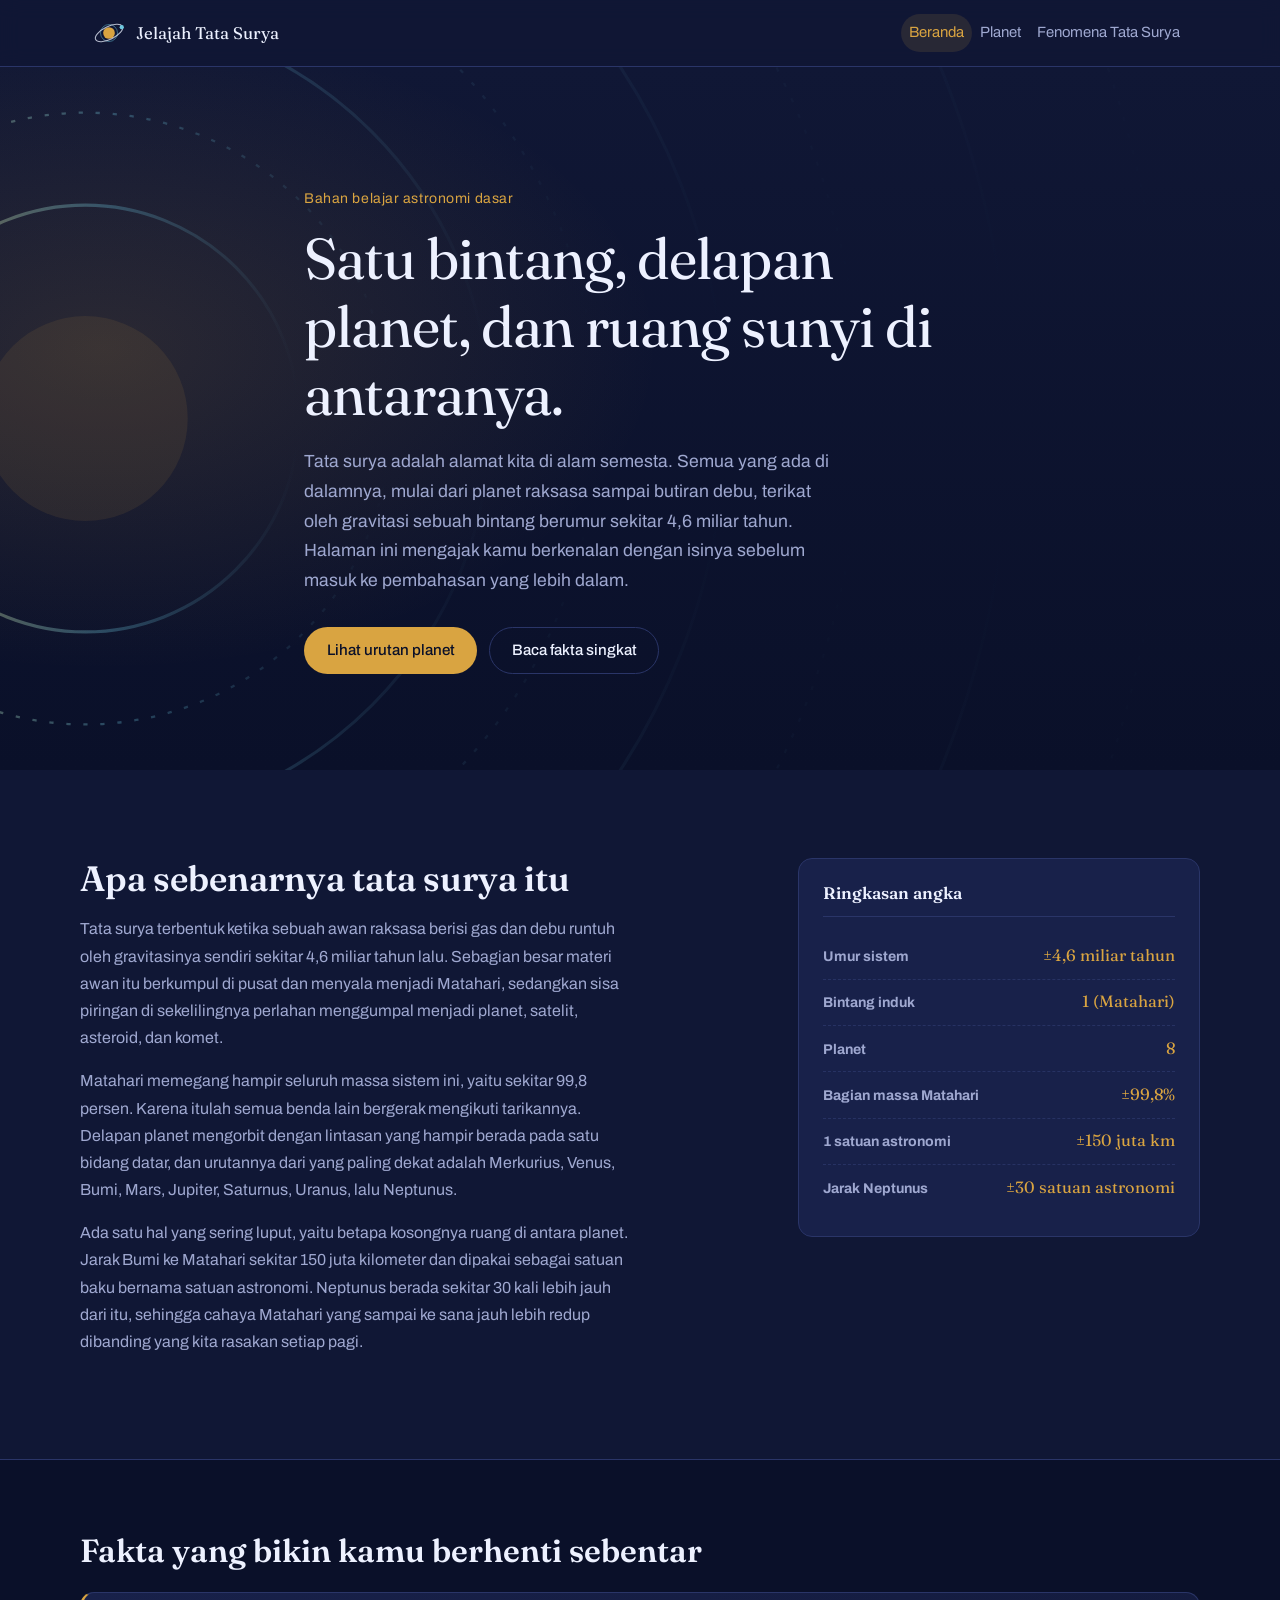
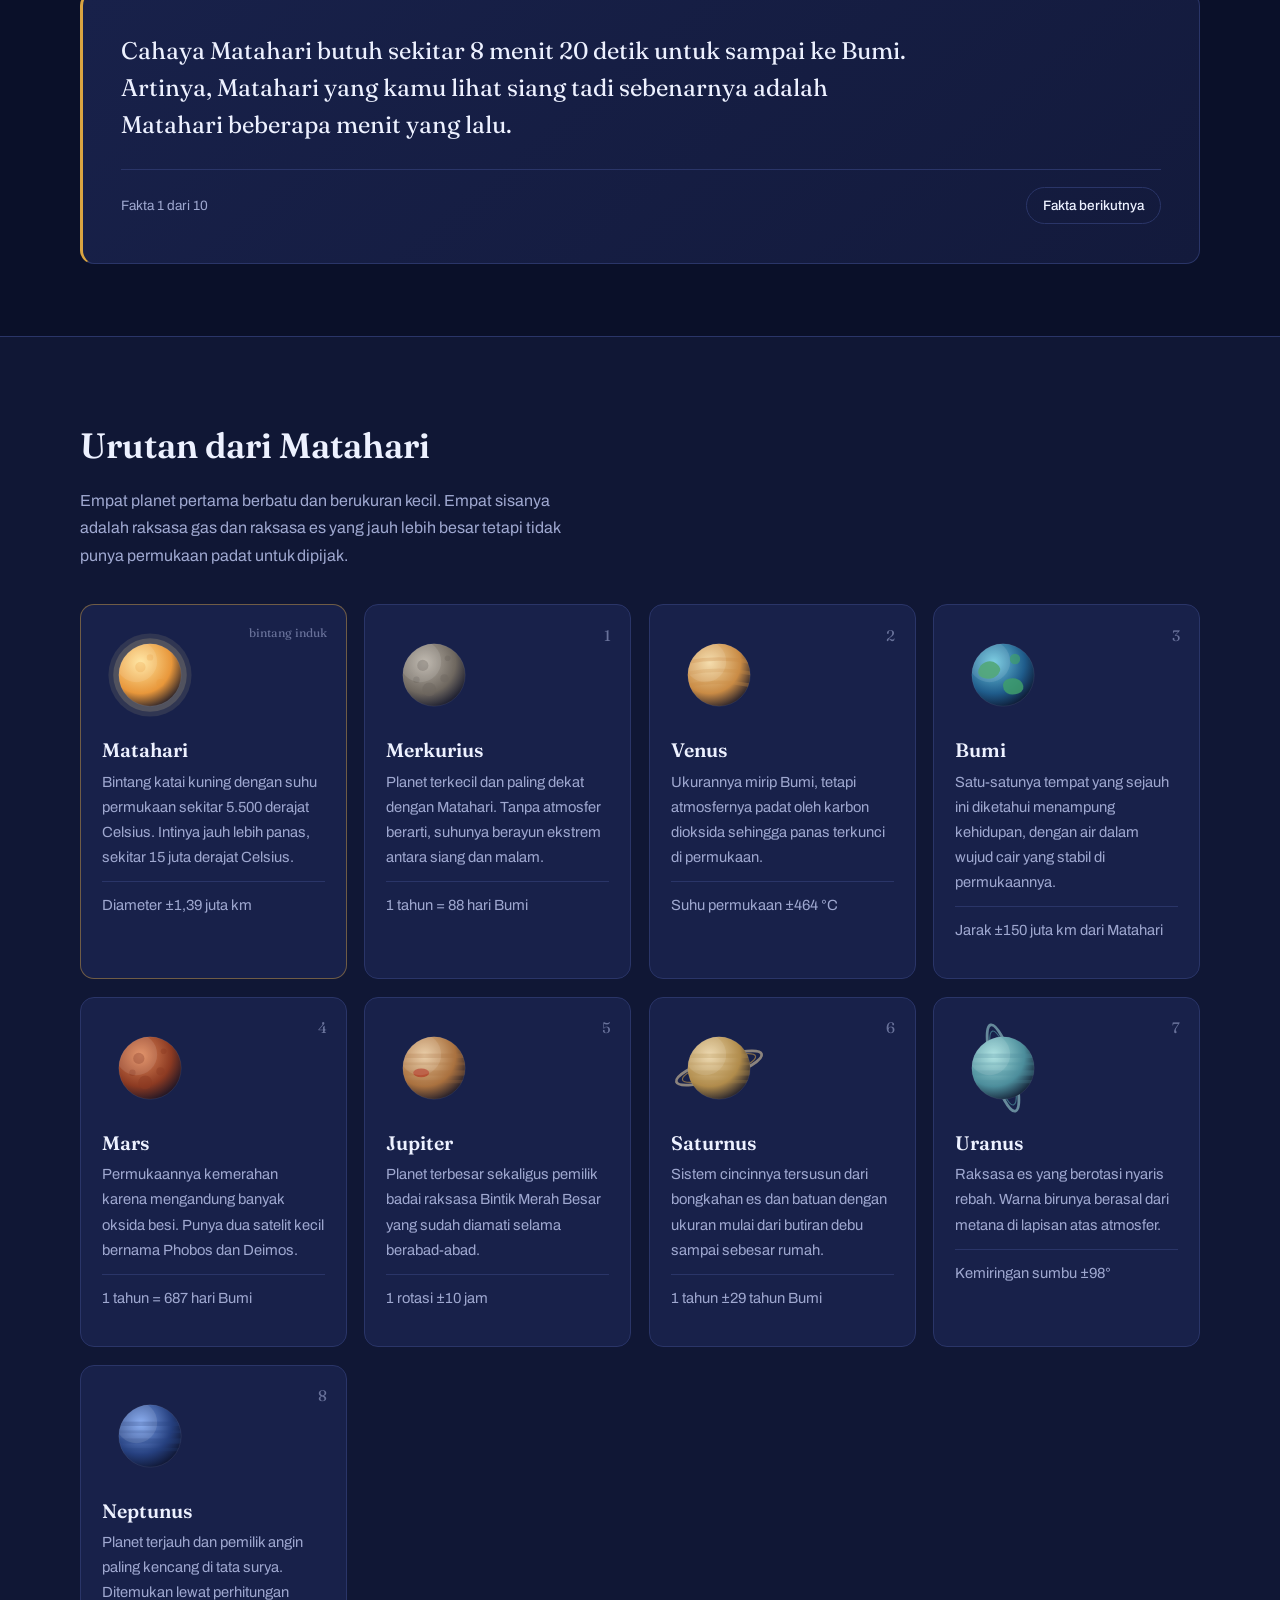
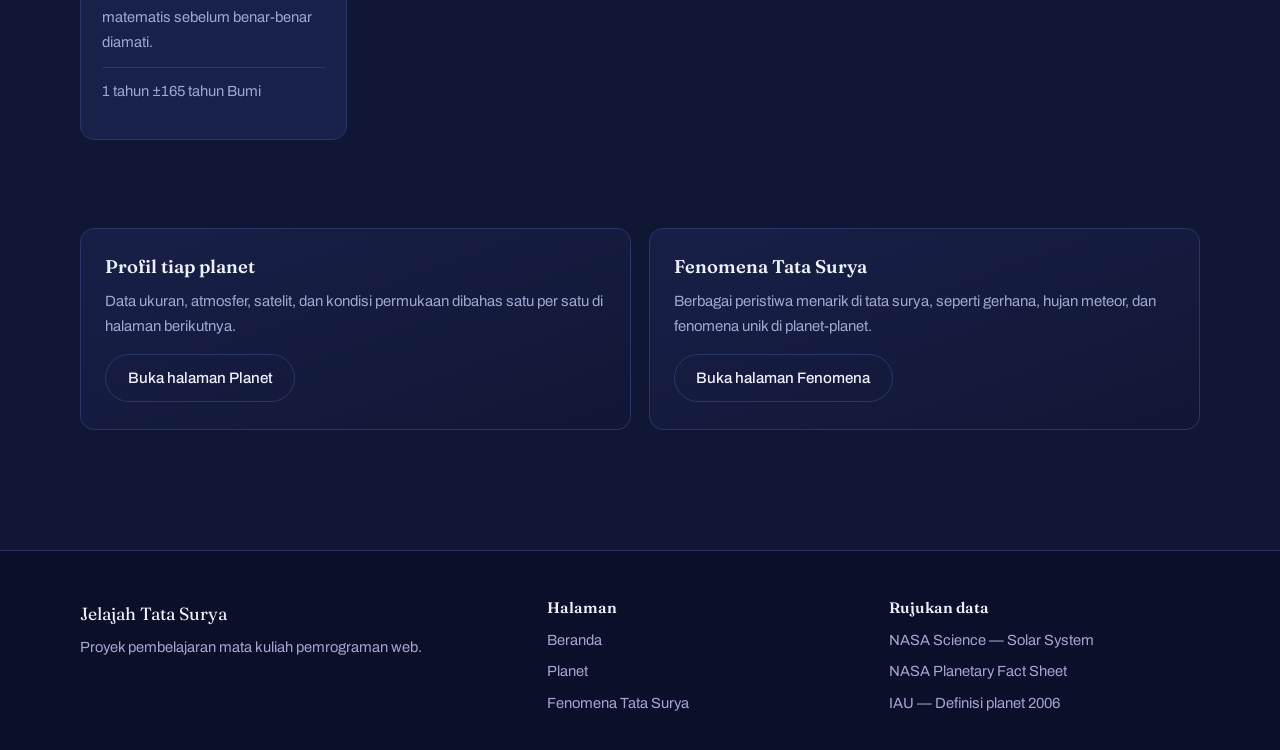
<file: index.html>
<!DOCTYPE html>
<html lang="id">
<head>
  <meta charset="UTF-8">
  <meta name="viewport" content="width=device-width, initial-scale=1.0">
  <title>Jelajah Tata Surya — Beranda</title>
  <meta name="description" content="Pengantar tata surya untuk pelajar: satu bintang, delapan planet, dan fakta-fakta yang jarang diajarkan di kelas.">

  <link rel="icon" type="image/svg+xml" href="assets/logo.svg">
  <link rel="preconnect" href="https://fonts.googleapis.com">
  <link rel="preconnect" href="https://fonts.gstatic.com" crossorigin>
  <link href="https://fonts.googleapis.com/css2?family=Archivo:wght@400;500;600&family=Fraunces:opsz,wght@9..144,400;9..144,600&display=swap" rel="stylesheet">

  <link href="https://cdn.jsdelivr.net/npm/bootstrap@5.3.8/dist/css/bootstrap.min.css" rel="stylesheet">
  <link rel="stylesheet" href="css/style.css">
  <link rel="stylesheet" href="css/beranda.css">
</head>

<body>
  <a class="lewati-nav" href="#konten">Lompat ke konten</a>

  <header class="site-header">
    <nav class="navbar navbar-expand-md">
      <div class="wrap site-header__isi container-fluid">
        <a class="navbar-brand site-merek" href="index.html">
          <img src="assets/logo.svg" alt="" width="34" height="34">
          <span>Jelajah Tata Surya</span>
        </a>

        <button class="navbar-toggler site-nav__tombol" type="button" data-bs-toggle="collapse" data-bs-target="#menu-utama" aria-controls="menu-utama" aria-expanded="false" aria-label="Buka navigasi">
          <span class="navbar-toggler-icon"></span>
        </button>

        <div id="menu-utama" class="collapse navbar-collapse site-nav">
          <nav class="navbar-nav ms-auto" aria-label="Navigasi utama">
            <a href="index.html" class="nav-link site-nav__tautan is-aktif">Beranda</a>
            <a href="planet.html" class="nav-link site-nav__tautan">Planet</a>
            <a href="fenomena.html" class="nav-link site-nav__tautan">Fenomena Tata Surya</a>
          </nav>
        </div>
      </div>
    </nav>
  </header>

  <main id="konten">

    <section class="hero">
      <img class="hero__orbit" src="assets/orbit.svg" alt="" aria-hidden="true">
      <div class="wrap hero__isi">
        <p class="hero__pengantar">Bahan belajar astronomi dasar</p>
        <h1 class="hero__judul">Satu bintang, delapan planet, dan ruang sunyi di antaranya.</h1>
        <p class="hero__teks">
          Tata surya adalah alamat kita di alam semesta. Semua yang ada di dalamnya, mulai
          dari planet raksasa sampai butiran debu, terikat oleh gravitasi sebuah bintang
          berumur sekitar 4,6 miliar tahun. Halaman ini mengajak kamu berkenalan dengan
          isinya sebelum masuk ke pembahasan yang lebih dalam.
        </p>
        <div class="hero__aksi">
          <a class="btn btn--utama" href="#planet">Lihat urutan planet</a>
          <a class="btn btn--garis" href="#fakta">Baca fakta singkat</a>
        </div>
      </div>
    </section>

    <section class="pembuka" id="pembuka">
      <div class="wrap pembuka__kisi">
        <div class="pembuka__narasi">
          <h2>Apa sebenarnya tata surya itu</h2>
          <p>
            Tata surya terbentuk ketika sebuah awan raksasa berisi gas dan debu runtuh oleh
            gravitasinya sendiri sekitar 4,6 miliar tahun lalu. Sebagian besar materi awan itu
            berkumpul di pusat dan menyala menjadi Matahari, sedangkan sisa piringan di
            sekelilingnya perlahan menggumpal menjadi planet, satelit, asteroid, dan komet.
          </p>
          <p>
            Matahari memegang hampir seluruh massa sistem ini, yaitu sekitar 99,8 persen.
            Karena itulah semua benda lain bergerak mengikuti tarikannya. Delapan planet
            mengorbit dengan lintasan yang hampir berada pada satu bidang datar, dan urutannya
            dari yang paling dekat adalah Merkurius, Venus, Bumi, Mars, Jupiter, Saturnus,
            Uranus, lalu Neptunus.
          </p>
          <p>
            Ada satu hal yang sering luput, yaitu betapa kosongnya ruang di antara planet.
            Jarak Bumi ke Matahari sekitar 150 juta kilometer dan dipakai sebagai satuan baku
            bernama satuan astronomi. Neptunus berada sekitar 30 kali lebih jauh dari itu,
            sehingga cahaya Matahari yang sampai ke sana jauh lebih redup dibanding yang kita
            rasakan setiap pagi.
          </p>
        </div>

        <aside class="pembuka__data" aria-label="Data ringkas tata surya">
          <h3>Ringkasan angka</h3>
          <dl>
            <div><dt>Umur sistem</dt><dd>±4,6 miliar tahun</dd></div>
            <div><dt>Bintang induk</dt><dd>1 (Matahari)</dd></div>
            <div><dt>Planet</dt><dd>8</dd></div>
            <div><dt>Bagian massa Matahari</dt><dd>±99,8%</dd></div>
            <div><dt>1 satuan astronomi</dt><dd>±150 juta km</dd></div>
            <div><dt>Jarak Neptunus</dt><dd>±30 satuan astronomi</dd></div>
          </dl>
        </aside>
      </div>
    </section>

    <section class="fakta" id="fakta">
      <div class="wrap">
        <h2 class="fakta__judul">Fakta yang bikin kamu berhenti sebentar</h2>

        <div class="fakta__kartu">
          <p class="fakta__teks" id="fakta-teks" aria-live="polite">
            Cahaya Matahari butuh sekitar 8 menit 20 detik untuk sampai ke Bumi. Artinya,
            Matahari yang kamu lihat siang tadi sebenarnya adalah Matahari beberapa menit
            yang lalu.
          </p>
          <div class="fakta__kaki">
            <span class="fakta__nomor" id="fakta-nomor">Fakta 1 dari 10</span>
            <button class="btn btn--garis btn--kecil" type="button" id="fakta-tombol">
              Fakta berikutnya
            </button>
          </div>
        </div>

        <ul class="fakta__sumber" id="fakta-daftar" hidden>
          <li>Cahaya Matahari butuh sekitar 8 menit 20 detik untuk sampai ke Bumi. Artinya, Matahari yang kamu lihat siang tadi sebenarnya adalah Matahari beberapa menit yang lalu.</li>
          <li>Satu hari di Venus lebih panjang daripada satu tahunnya. Venus berputar pada porosnya selama sekitar 243 hari Bumi, sementara satu kali mengelilingi Matahari hanya butuh sekitar 225 hari Bumi.</li>
          <li>Gunung tertinggi di tata surya bukan Everest, melainkan Olympus Mons di Mars dengan ketinggian sekitar 22 kilometer, kira-kira dua setengah kali tinggi Everest.</li>
          <li>Saturnus punya kerapatan rata-rata sekitar 0,69 gram per sentimeter kubik, lebih kecil daripada air. Kalau ada kolam yang cukup besar, planet ini secara teori akan mengapung.</li>
          <li>Jejak kaki astronaut Apollo di Bulan diperkirakan bertahan jutaan tahun, karena Bulan tidak punya atmosfer yang cukup untuk menghasilkan angin dan hujan.</li>
          <li>Uranus berotasi dalam posisi hampir rebah dengan kemiringan sumbu sekitar 98 derajat, sehingga kutubnya menghadap Matahari bergantian selama puluhan tahun.</li>
          <li>Venus adalah planet terpanas di tata surya dengan suhu permukaan sekitar 464 derajat Celsius, meski Merkurius berada lebih dekat ke Matahari. Penyebabnya adalah atmosfer tebal berisi karbon dioksida yang memerangkap panas.</li>
          <li>Pluto sempat dihitung sebagai planet kesembilan sampai Persatuan Astronomi Internasional mendefinisikan ulang istilah planet pada 2006 dan memasukkannya ke kategori planet katai.</li>
          <li>Voyager 1 memasuki ruang antarbintang pada Agustus 2012 dan sampai sekarang menjadi benda buatan manusia yang paling jauh dari Bumi.</li>
          <li>Di ruang angkasa tidak ada bunyi yang bisa kita dengar secara langsung, karena gelombang suara butuh medium seperti udara atau air untuk merambat.</li>
        </ul>
      </div>
    </section>

    <section class="planet" id="planet">
      <div class="wrap">
        <h2 class="planet__judul">Urutan dari Matahari</h2>
        <p class="planet__intro">
          Empat planet pertama berbatu dan berukuran kecil. Empat sisanya adalah raksasa gas
          dan raksasa es yang jauh lebih besar tetapi tidak punya permukaan padat untuk
          dipijak.
        </p>

        <ol class="planet__daftar">
          <li class="kartu-planet kartu-planet--bintang">
            <img src="assets/planet/matahari.svg" alt="Ilustrasi Matahari" loading="lazy">
            <h3>Matahari</h3>
            <p>Bintang katai kuning dengan suhu permukaan sekitar 5.500 derajat Celsius. Intinya jauh lebih panas, sekitar 15 juta derajat Celsius.</p>
            <p class="kartu-planet__data">Diameter ±1,39 juta km</p>
          </li>
          <li class="kartu-planet">
            <img src="assets/planet/merkurius.svg" alt="Ilustrasi Merkurius" loading="lazy">
            <h3>Merkurius</h3>
            <p>Planet terkecil dan paling dekat dengan Matahari. Tanpa atmosfer berarti, suhunya berayun ekstrem antara siang dan malam.</p>
            <p class="kartu-planet__data">1 tahun = 88 hari Bumi</p>
          </li>
          <li class="kartu-planet">
            <img src="assets/planet/venus.svg" alt="Ilustrasi Venus" loading="lazy">
            <h3>Venus</h3>
            <p>Ukurannya mirip Bumi, tetapi atmosfernya padat oleh karbon dioksida sehingga panas terkunci di permukaan.</p>
            <p class="kartu-planet__data">Suhu permukaan ±464 °C</p>
          </li>
          <li class="kartu-planet">
            <img src="assets/planet/bumi.svg" alt="Ilustrasi Bumi" loading="lazy">
            <h3>Bumi</h3>
            <p>Satu-satunya tempat yang sejauh ini diketahui menampung kehidupan, dengan air dalam wujud cair yang stabil di permukaannya.</p>
            <p class="kartu-planet__data">Jarak ±150 juta km dari Matahari</p>
          </li>
          <li class="kartu-planet">
            <img src="assets/planet/mars.svg" alt="Ilustrasi Mars" loading="lazy">
            <h3>Mars</h3>
            <p>Permukaannya kemerahan karena mengandung banyak oksida besi. Punya dua satelit kecil bernama Phobos dan Deimos.</p>
            <p class="kartu-planet__data">1 tahun = 687 hari Bumi</p>
          </li>
          <li class="kartu-planet">
            <img src="assets/planet/jupiter.svg" alt="Ilustrasi Jupiter" loading="lazy">
            <h3>Jupiter</h3>
            <p>Planet terbesar sekaligus pemilik badai raksasa Bintik Merah Besar yang sudah diamati selama berabad-abad.</p>
            <p class="kartu-planet__data">1 rotasi ±10 jam</p>
          </li>
          <li class="kartu-planet">
            <img src="assets/planet/saturnus.svg" alt="Ilustrasi Saturnus" loading="lazy">
            <h3>Saturnus</h3>
            <p>Sistem cincinnya tersusun dari bongkahan es dan batuan dengan ukuran mulai dari butiran debu sampai sebesar rumah.</p>
            <p class="kartu-planet__data">1 tahun ±29 tahun Bumi</p>
          </li>
          <li class="kartu-planet">
            <img src="assets/planet/uranus.svg" alt="Ilustrasi Uranus" loading="lazy">
            <h3>Uranus</h3>
            <p>Raksasa es yang berotasi nyaris rebah. Warna birunya berasal dari metana di lapisan atas atmosfer.</p>
            <p class="kartu-planet__data">Kemiringan sumbu ±98°</p>
          </li>
          <li class="kartu-planet">
            <img src="assets/planet/neptunus.svg" alt="Ilustrasi Neptunus" loading="lazy">
            <h3>Neptunus</h3>
            <p>Planet terjauh dan pemilik angin paling kencang di tata surya. Ditemukan lewat perhitungan matematis sebelum benar-benar diamati.</p>
            <p class="kartu-planet__data">1 tahun ±165 tahun Bumi</p>
          </li>
        </ol>
      </div>
    </section>

    <section class="lanjut" id="lanjut">
      <div class="wrap lanjut__kisi">
        <div class="lanjut__kartu">
          <h3>Profil tiap planet</h3>
          <p>Data ukuran, atmosfer, satelit, dan kondisi permukaan dibahas satu per satu di halaman berikutnya.</p>
          <a class="btn btn--garis" href="planet.html">Buka halaman Planet</a>
        </div>
        <div class="lanjut__kartu">
          <h3>Fenomena Tata Surya</h3>
          <p>Berbagai peristiwa menarik di tata surya, seperti gerhana, hujan meteor, dan fenomena unik di planet-planet.</p>
          <a class="btn btn--garis" href="fenomena.html">Buka halaman Fenomena</a>
        </div>
      </div>
    </section>

  </main>

  <footer class="site-footer">
    <div class="wrap site-footer__kisi">
      <div>
        <p class="site-footer__merek">Jelajah Tata Surya</p>
        <p>Proyek pembelajaran mata kuliah pemrograman web.</p>
      </div>
      <div>
        <h4>Halaman</h4>
        <ul>
          <li><a href="index.html">Beranda</a></li>
          <li><a href="planet.html">Planet</a></li>
          <li><a href="fenomena.html">Fenomena Tata Surya</a></li>
        </ul>
      </div>

      <div>
        <h4>Rujukan data</h4>
        <ul>
          <li><a href="https://science.nasa.gov/solar-system/" target="_blank" rel="noopener">NASA Science — Solar System</a></li>
          <li><a href="https://nssdc.gsfc.nasa.gov/planetary/factsheet/" target="_blank" rel="noopener">NASA Planetary Fact Sheet</a></li>
          <li><a href="https://www.iau.org/public/themes/pluto/" target="_blank" rel="noopener">IAU — Definisi planet 2006</a></li>
        </ul>
      </div>
    </div>
  </footer>

  <script src="https://cdn.jsdelivr.net/npm/bootstrap@5.3.8/dist/js/bootstrap.bundle.min.js"></script>
  <script src="js/main.js"></script>
</body>
</html>
</file>
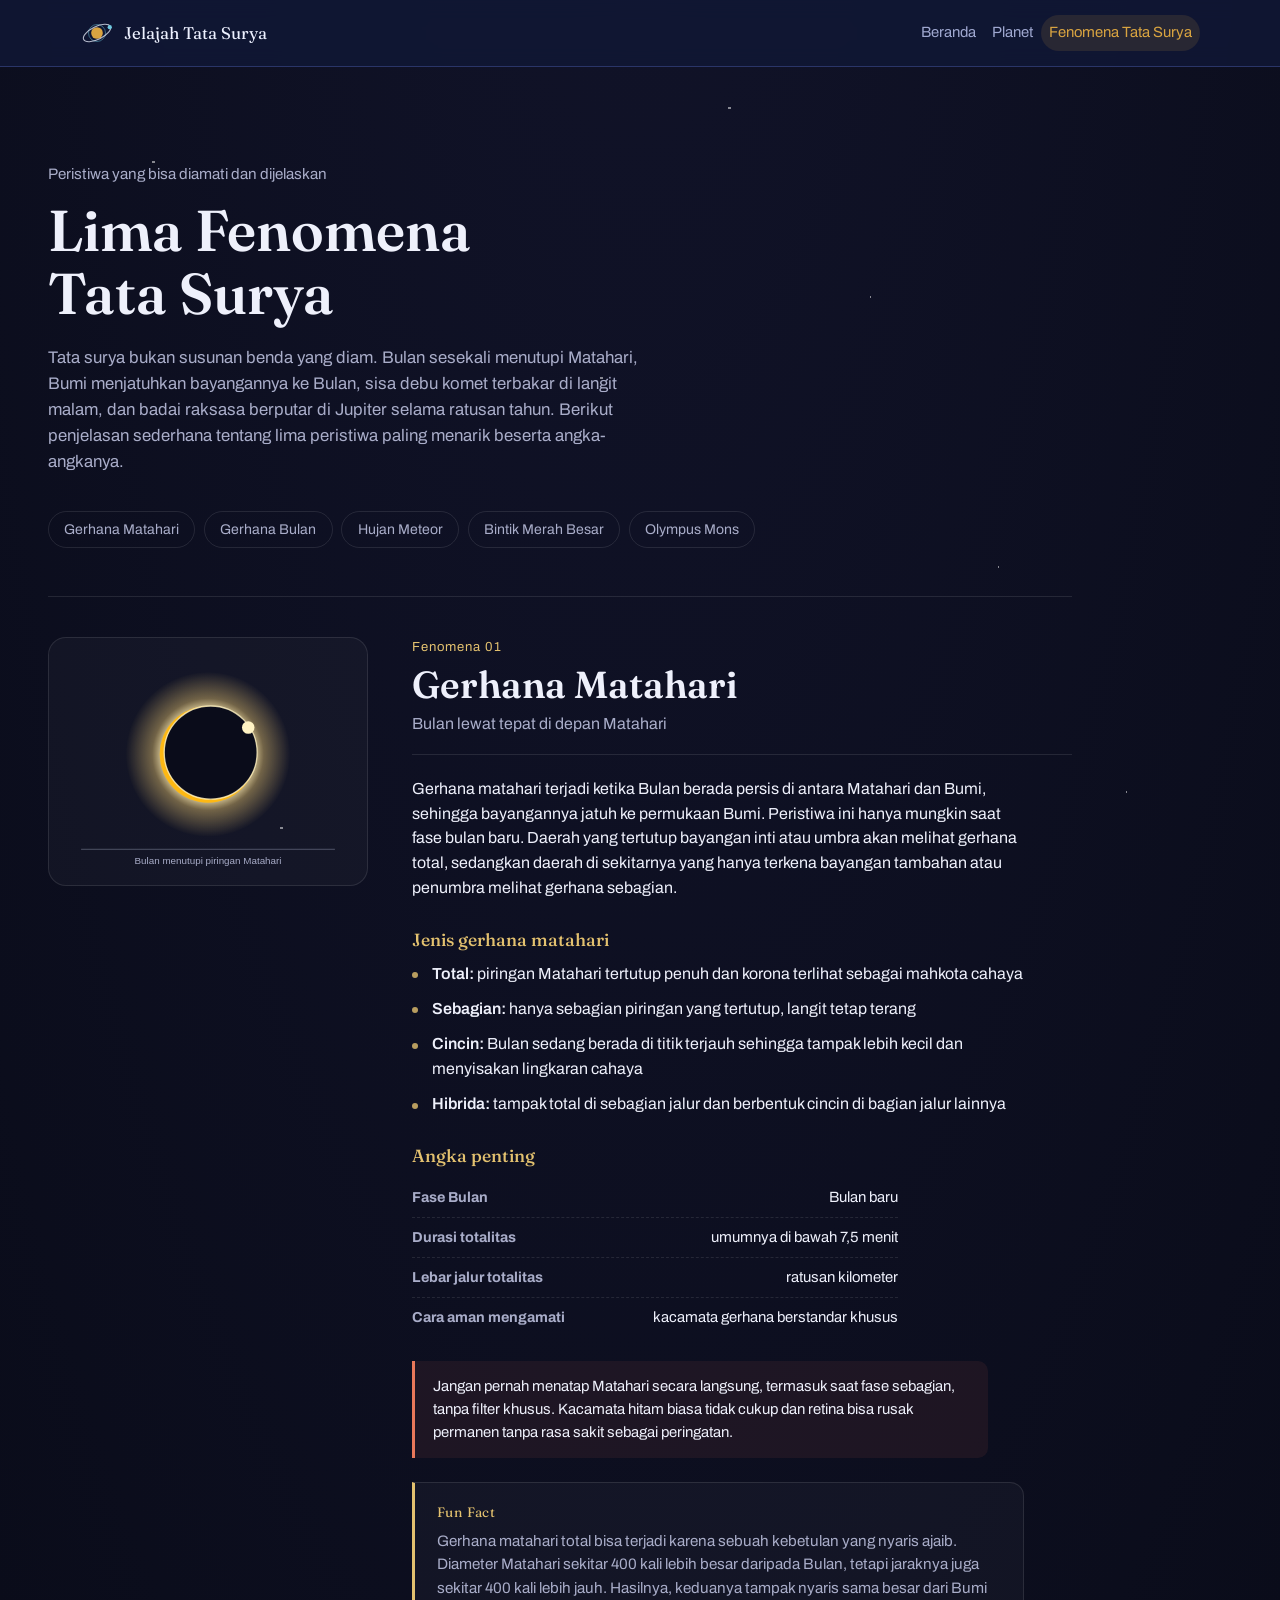
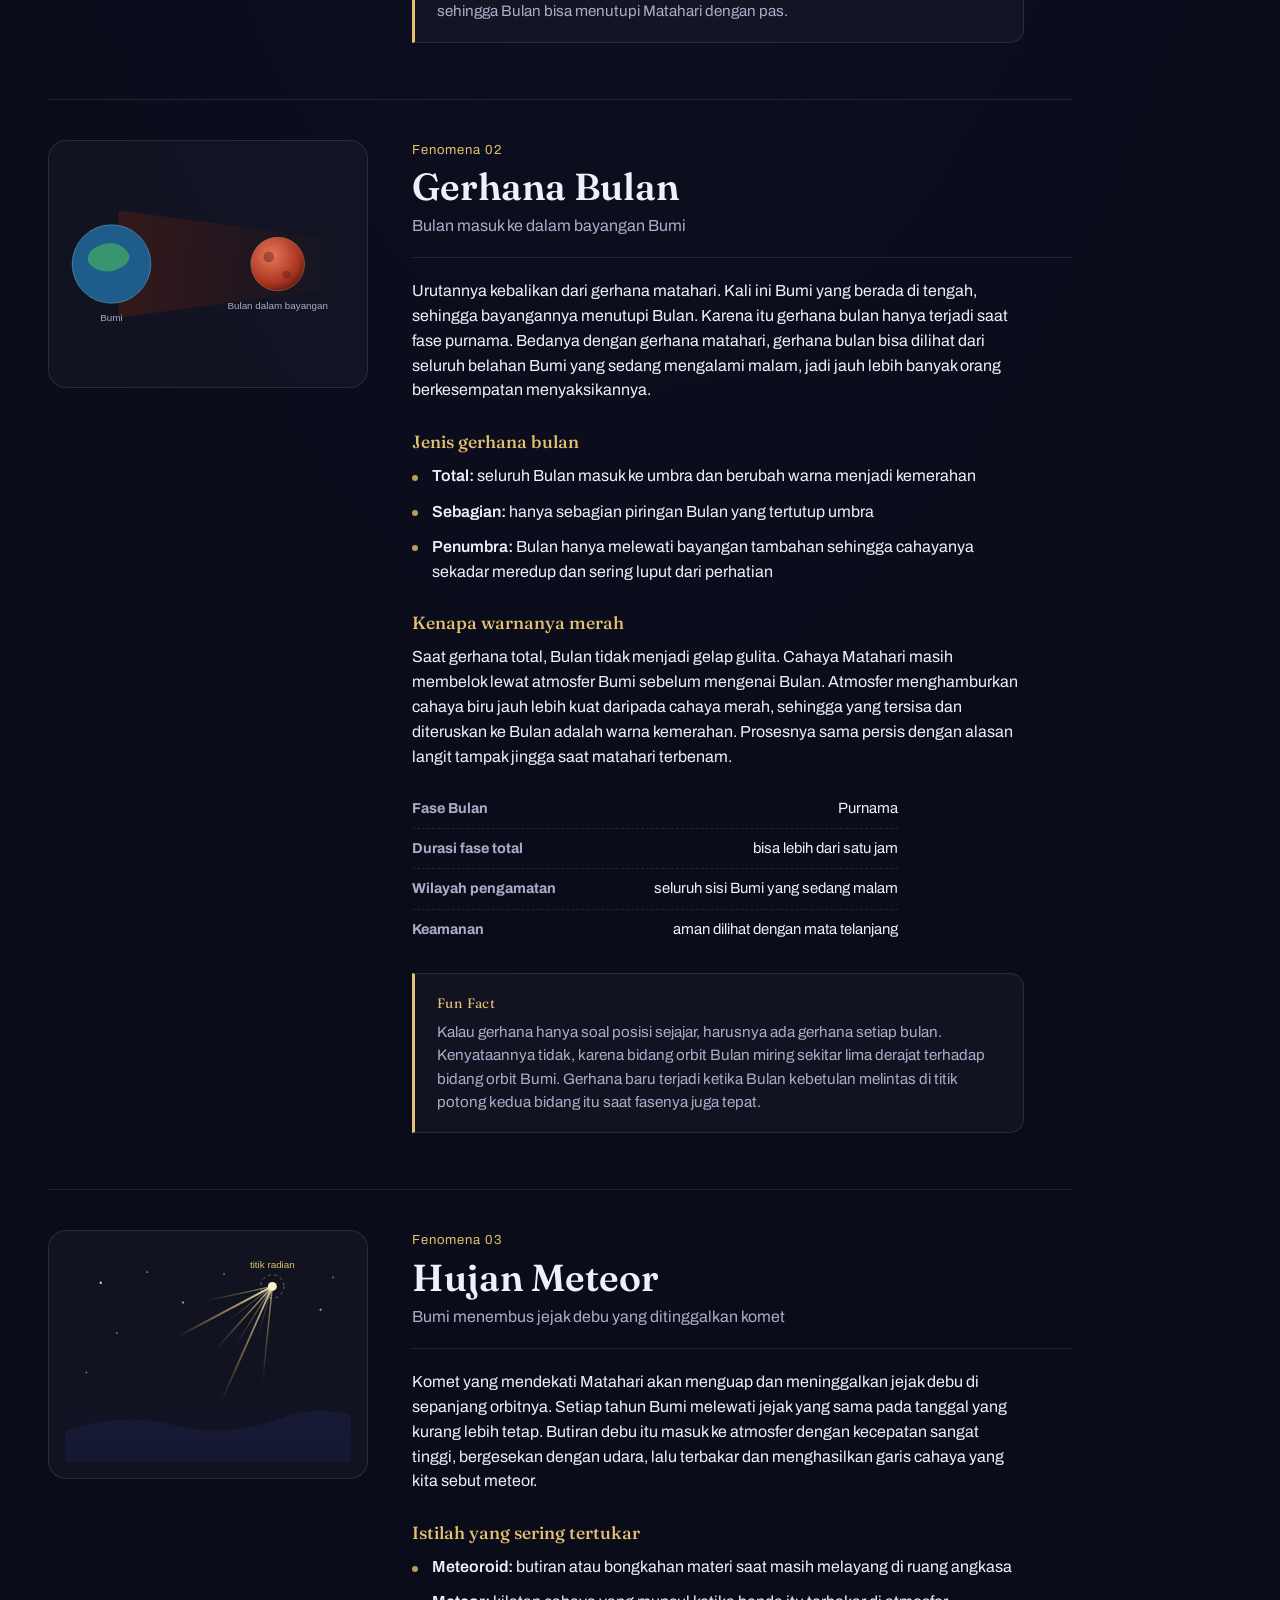
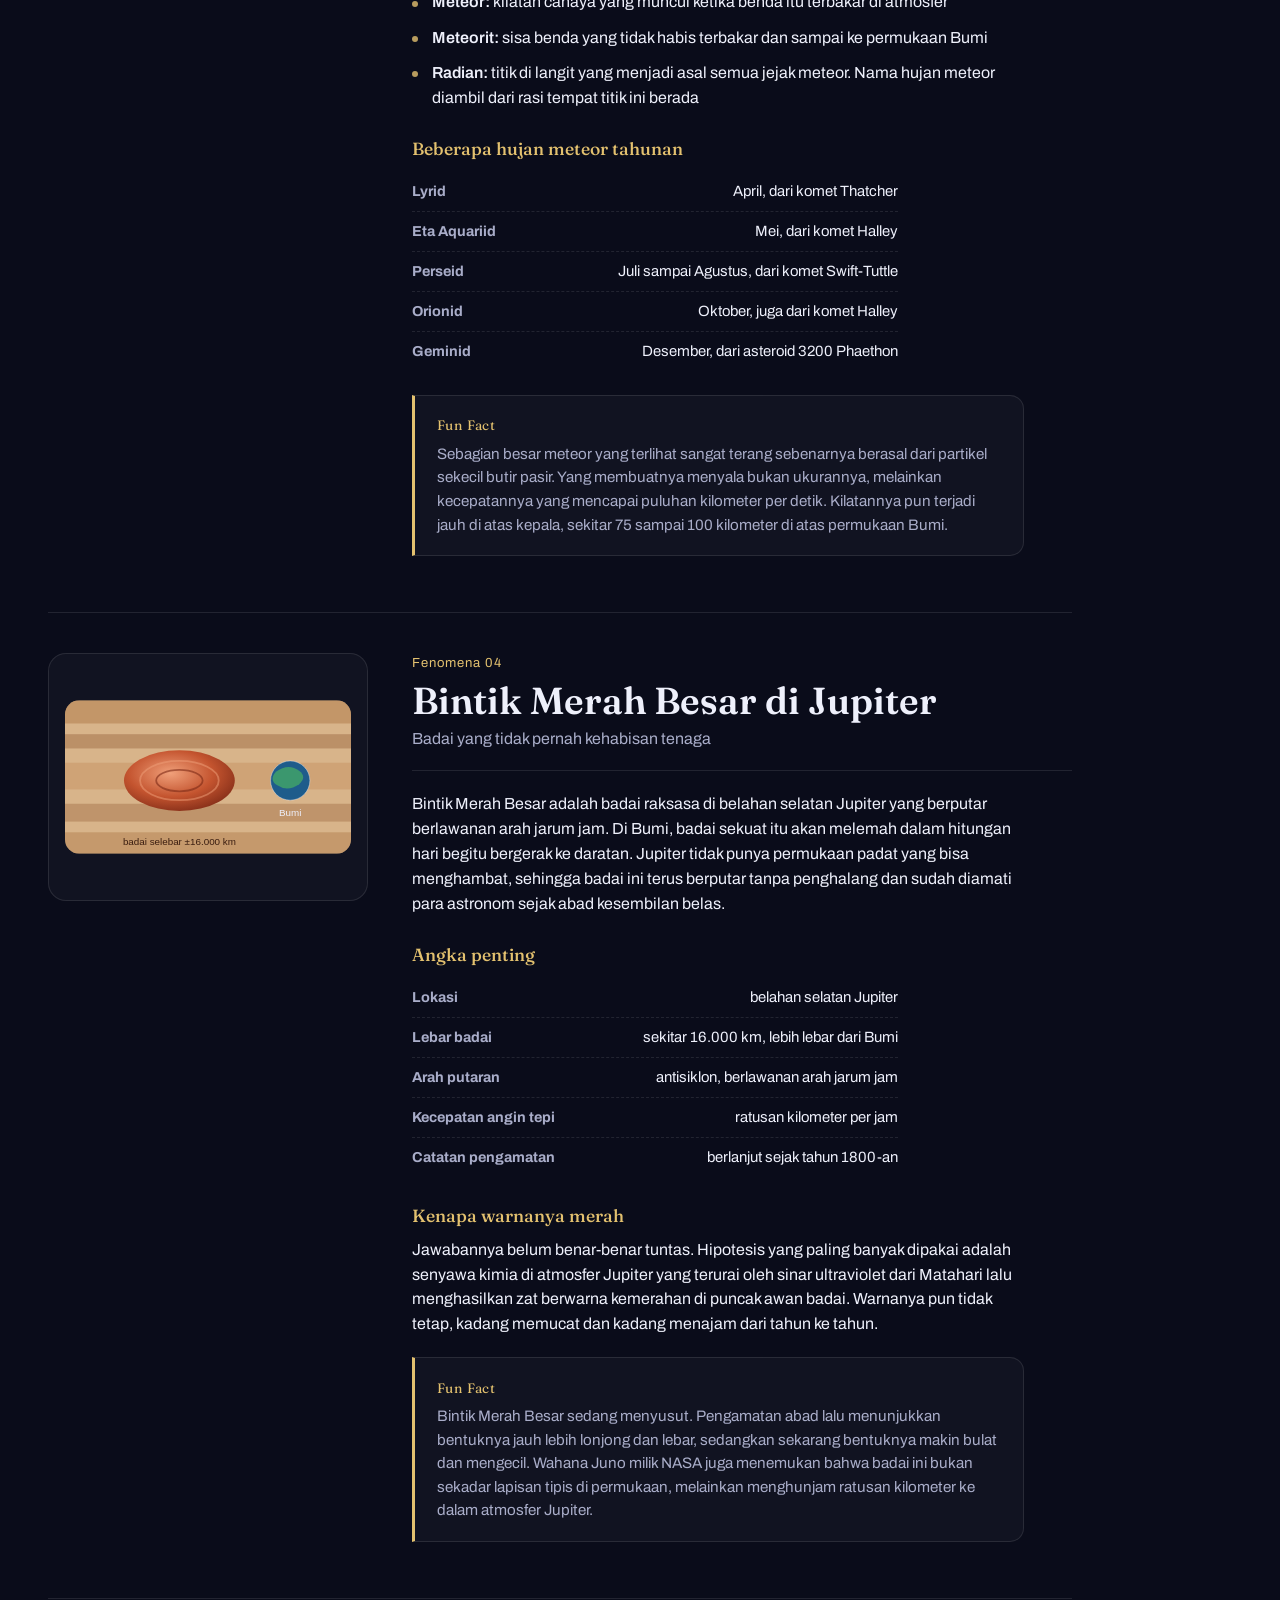
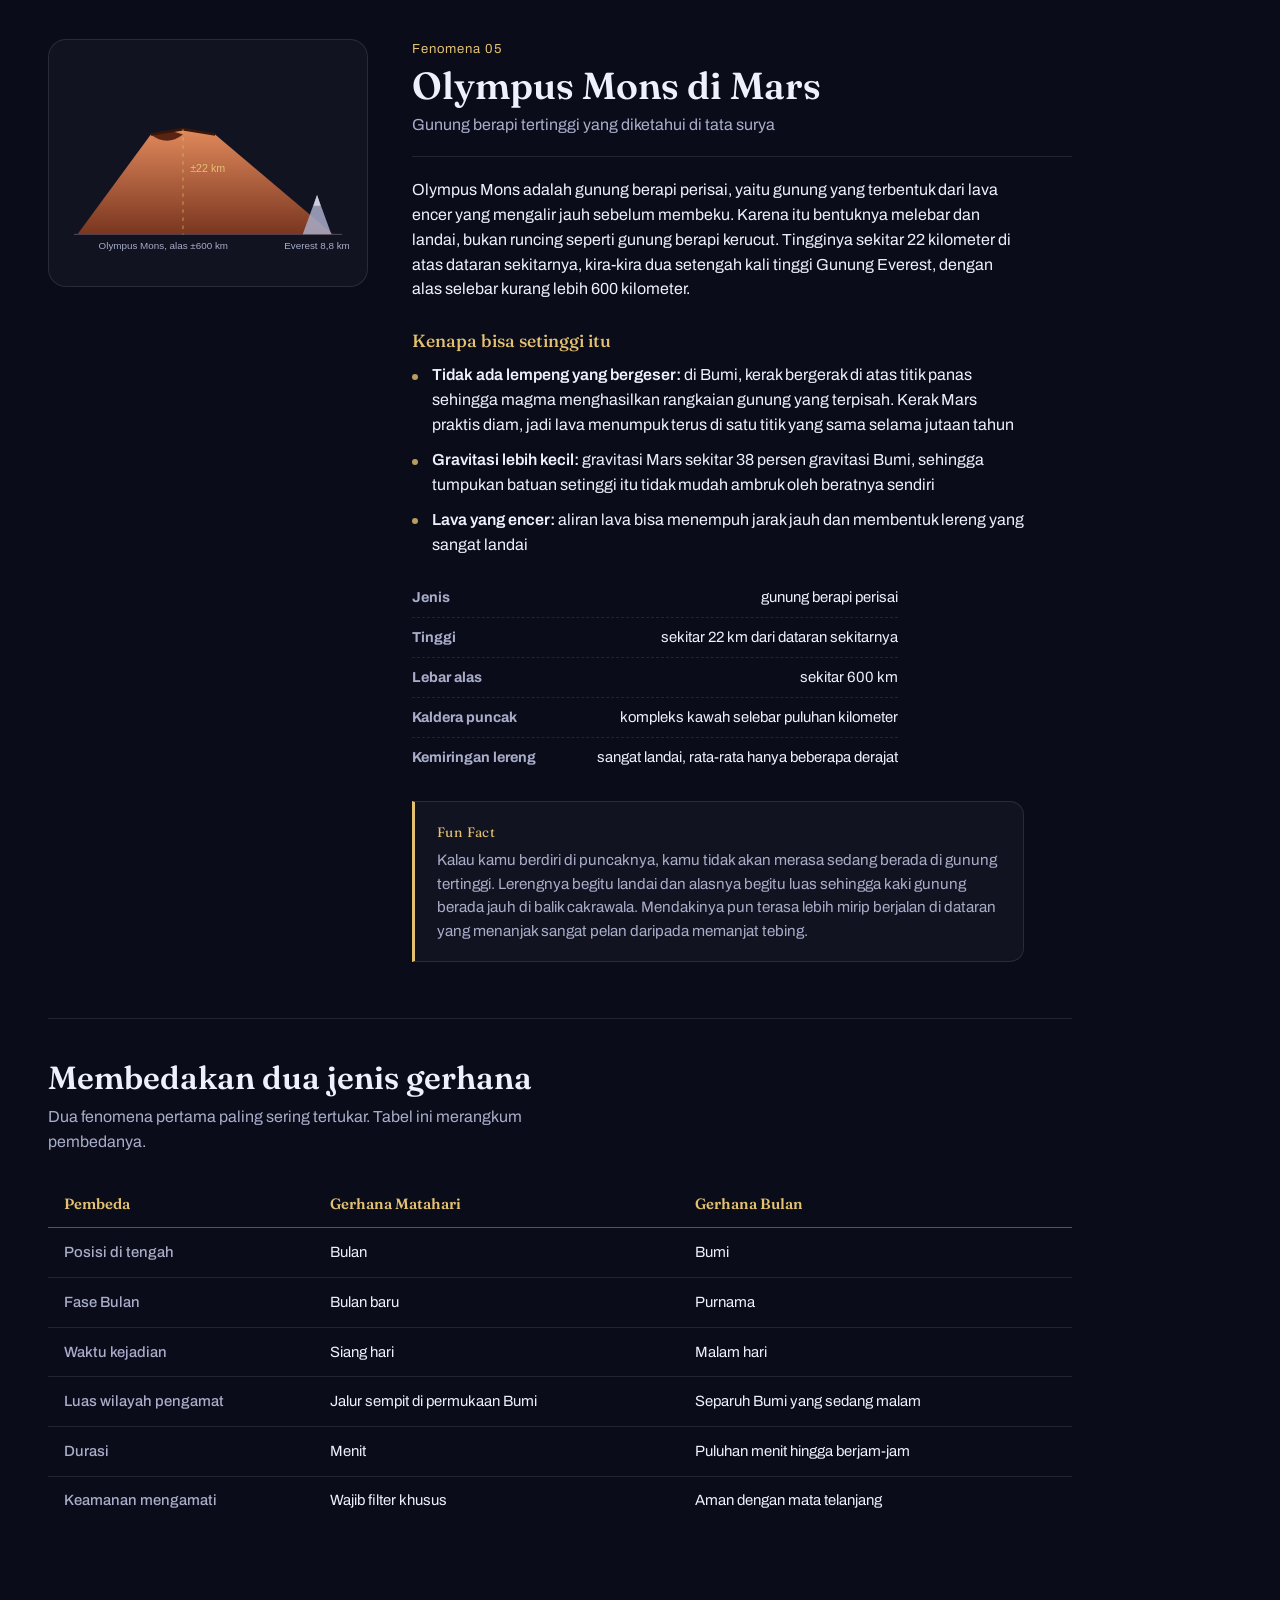
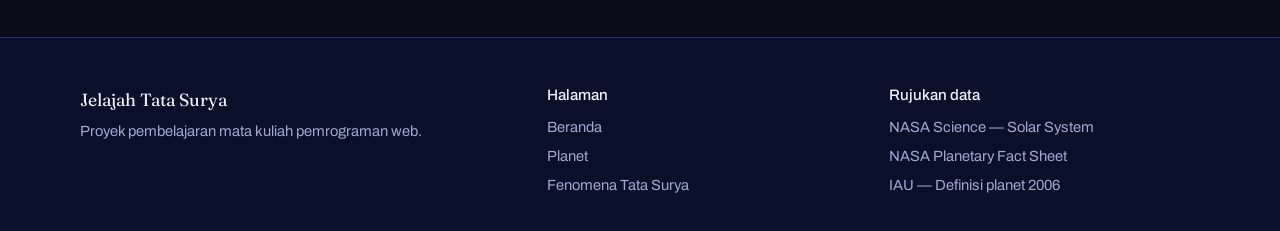
<file: fenomena.html>
<!DOCTYPE html>
<html lang="id">
<head>
<meta charset="UTF-8">
<meta name="viewport" content="width=device-width, initial-scale=1.0, viewport-fit=cover">
<title>Fenomena Tata Surya</title>
<meta name="description" content="Penjelasan sederhana lima fenomena tata surya: gerhana matahari, gerhana bulan, hujan meteor, Bintik Merah Besar Jupiter, dan Olympus Mons di Mars.">
<link rel="preconnect" href="https://fonts.googleapis.com">
<link rel="preconnect" href="https://fonts.gstatic.com" crossorigin>
<link href="https://fonts.googleapis.com/css2?family=Archivo:wght@400;500;600&family=Fraunces:opsz,wght@9..144,400;9..144,600&display=swap" rel="stylesheet">
<link href="https://cdn.jsdelivr.net/npm/bootstrap@5.3.8/dist/css/bootstrap.min.css" rel="stylesheet">
<link rel="stylesheet" href="fenomena.css">
</head>
<body>

<div class="starfield" aria-hidden="true"></div>

  <header class="site-header">
    <nav class="navbar navbar-expand-md">
      <div class="wrap site-header__isi container-fluid">
        <a class="navbar-brand site-merek" href="index.html">
          <img src="assets/logo.svg" alt="" width="34" height="34">
          <span>Jelajah Tata Surya</span>
        </a>

        <button class="navbar-toggler site-nav__tombol" type="button" data-bs-toggle="collapse" data-bs-target="#menu-utama" aria-controls="menu-utama" aria-expanded="false" aria-label="Buka navigasi">
          <span class="navbar-toggler-icon"></span>
        </button>

        <div id="menu-utama" class="collapse navbar-collapse site-nav">
          <nav class="navbar-nav ms-auto" aria-label="Navigasi utama">
            <a href="index.html" class="nav-link site-nav__tautan">Beranda</a>
            <a href="planet.html" class="nav-link site-nav__tautan">Planet</a>
            <a href="fenomena.html" class="nav-link site-nav__tautan is-aktif">Fenomena Tata Surya</a>
          </nav>
        </div>
      </div>
    </nav>
  </header>
<header class="hero">
  <p class="hero__eyebrow">Peristiwa yang bisa diamati dan dijelaskan</p>
  <h1 class="hero__title">Lima Fenomena<br>Tata Surya</h1>
  <p class="hero__subtitle">
    Tata surya bukan susunan benda yang diam. Bulan sesekali menutupi Matahari,
    Bumi menjatuhkan bayangannya ke Bulan, sisa debu komet terbakar di langit malam,
    dan badai raksasa berputar di Jupiter selama ratusan tahun. Berikut penjelasan
    sederhana tentang lima peristiwa paling menarik beserta angka-angkanya.
  </p>

  <ul class="chips" aria-label="Daftar isi halaman">
    <li><a class="chip" href="#gerhana-matahari">Gerhana Matahari</a></li>
    <li><a class="chip" href="#gerhana-bulan">Gerhana Bulan</a></li>
    <li><a class="chip" href="#hujan-meteor">Hujan Meteor</a></li>
    <li><a class="chip" href="#bintik-merah">Bintik Merah Besar</a></li>
    <li><a class="chip" href="#olympus-mons">Olympus Mons</a></li>
  </ul>
</header>

<main class="fenomena">

  <!-- ============ 1. GERHANA MATAHARI ============ -->
  <section class="fen-card" id="gerhana-matahari">
    <div class="fen-card__visual">
      <img src="assets/fenomena/gerhana-matahari.svg" alt="Bulan menutupi piringan Matahari sehingga korona terlihat" width="320" height="240" loading="lazy" decoding="async">
    </div>
    <div class="fen-card__content">
      <p class="fen-card__index">Fenomena 01</p>
      <h2 class="fen-card__name">Gerhana Matahari</h2>
      <p class="fen-card__tagline">Bulan lewat tepat di depan Matahari</p>

      <p class="fen-card__lead">
        Gerhana matahari terjadi ketika Bulan berada persis di antara Matahari dan Bumi,
        sehingga bayangannya jatuh ke permukaan Bumi. Peristiwa ini hanya mungkin saat
        fase bulan baru. Daerah yang tertutup bayangan inti atau umbra akan melihat
        gerhana total, sedangkan daerah di sekitarnya yang hanya terkena bayangan
        tambahan atau penumbra melihat gerhana sebagian.
      </p>

      <h3 class="fen-card__subhead">Jenis gerhana matahari</h3>
      <ul class="fen-card__facts">
        <li><strong>Total:</strong> piringan Matahari tertutup penuh dan korona terlihat sebagai mahkota cahaya</li>
        <li><strong>Sebagian:</strong> hanya sebagian piringan yang tertutup, langit tetap terang</li>
        <li><strong>Cincin:</strong> Bulan sedang berada di titik terjauh sehingga tampak lebih kecil dan menyisakan lingkaran cahaya</li>
        <li><strong>Hibrida:</strong> tampak total di sebagian jalur dan berbentuk cincin di bagian jalur lainnya</li>
      </ul>

      <h3 class="fen-card__subhead">Angka penting</h3>
      <dl class="fen-card__data">
        <div><dt>Fase Bulan</dt><dd>Bulan baru</dd></div>
        <div><dt>Durasi totalitas</dt><dd>umumnya di bawah 7,5 menit</dd></div>
        <div><dt>Lebar jalur totalitas</dt><dd>ratusan kilometer</dd></div>
        <div><dt>Cara aman mengamati</dt><dd>kacamata gerhana berstandar khusus</dd></div>
      </dl>

      <p class="fen-card__warning">
        Jangan pernah menatap Matahari secara langsung, termasuk saat fase sebagian,
        tanpa filter khusus. Kacamata hitam biasa tidak cukup dan retina bisa rusak
        permanen tanpa rasa sakit sebagai peringatan.
      </p>

      <div class="fen-card__funfact">
        <span class="fen-card__funfact-label">Fun Fact</span>
        <p>
          Gerhana matahari total bisa terjadi karena sebuah kebetulan yang nyaris ajaib.
          Diameter Matahari sekitar 400 kali lebih besar daripada Bulan, tetapi jaraknya
          juga sekitar 400 kali lebih jauh. Hasilnya, keduanya tampak nyaris sama besar
          dari Bumi sehingga Bulan bisa menutupi Matahari dengan pas.
        </p>
      </div>
    </div>
  </section>

  <!-- ============ 2. GERHANA BULAN ============ -->
  <section class="fen-card" id="gerhana-bulan">
    <div class="fen-card__visual">
      <img src="assets/fenomena/gerhana-bulan.svg" alt="Bumi menjatuhkan bayangan ke Bulan sehingga Bulan tampak kemerahan" width="320" height="240" loading="lazy" decoding="async">
    </div>
    <div class="fen-card__content">
      <p class="fen-card__index">Fenomena 02</p>
      <h2 class="fen-card__name">Gerhana Bulan</h2>
      <p class="fen-card__tagline">Bulan masuk ke dalam bayangan Bumi</p>

      <p class="fen-card__lead">
        Urutannya kebalikan dari gerhana matahari. Kali ini Bumi yang berada di tengah,
        sehingga bayangannya menutupi Bulan. Karena itu gerhana bulan hanya terjadi saat
        fase purnama. Bedanya dengan gerhana matahari, gerhana bulan bisa dilihat dari
        seluruh belahan Bumi yang sedang mengalami malam, jadi jauh lebih banyak orang
        berkesempatan menyaksikannya.
      </p>

      <h3 class="fen-card__subhead">Jenis gerhana bulan</h3>
      <ul class="fen-card__facts">
        <li><strong>Total:</strong> seluruh Bulan masuk ke umbra dan berubah warna menjadi kemerahan</li>
        <li><strong>Sebagian:</strong> hanya sebagian piringan Bulan yang tertutup umbra</li>
        <li><strong>Penumbra:</strong> Bulan hanya melewati bayangan tambahan sehingga cahayanya sekadar meredup dan sering luput dari perhatian</li>
      </ul>

      <h3 class="fen-card__subhead">Kenapa warnanya merah</h3>
      <p class="fen-card__lead">
        Saat gerhana total, Bulan tidak menjadi gelap gulita. Cahaya Matahari masih
        membelok lewat atmosfer Bumi sebelum mengenai Bulan. Atmosfer menghamburkan
        cahaya biru jauh lebih kuat daripada cahaya merah, sehingga yang tersisa dan
        diteruskan ke Bulan adalah warna kemerahan. Prosesnya sama persis dengan alasan
        langit tampak jingga saat matahari terbenam.
      </p>

      <dl class="fen-card__data">
        <div><dt>Fase Bulan</dt><dd>Purnama</dd></div>
        <div><dt>Durasi fase total</dt><dd>bisa lebih dari satu jam</dd></div>
        <div><dt>Wilayah pengamatan</dt><dd>seluruh sisi Bumi yang sedang malam</dd></div>
        <div><dt>Keamanan</dt><dd>aman dilihat dengan mata telanjang</dd></div>
      </dl>

      <div class="fen-card__funfact">
        <span class="fen-card__funfact-label">Fun Fact</span>
        <p>
          Kalau gerhana hanya soal posisi sejajar, harusnya ada gerhana setiap bulan.
          Kenyataannya tidak, karena bidang orbit Bulan miring sekitar lima derajat
          terhadap bidang orbit Bumi. Gerhana baru terjadi ketika Bulan kebetulan
          melintas di titik potong kedua bidang itu saat fasenya juga tepat.
        </p>
      </div>
    </div>
  </section>

  <!-- ============ 3. HUJAN METEOR ============ -->
  <section class="fen-card" id="hujan-meteor">
    <div class="fen-card__visual">
      <img src="assets/fenomena/hujan-meteor.svg" alt="Jejak meteor yang seolah memancar dari satu titik radian di langit" width="320" height="240" loading="lazy" decoding="async">
    </div>
    <div class="fen-card__content">
      <p class="fen-card__index">Fenomena 03</p>
      <h2 class="fen-card__name">Hujan Meteor</h2>
      <p class="fen-card__tagline">Bumi menembus jejak debu yang ditinggalkan komet</p>

      <p class="fen-card__lead">
        Komet yang mendekati Matahari akan menguap dan meninggalkan jejak debu di
        sepanjang orbitnya. Setiap tahun Bumi melewati jejak yang sama pada tanggal yang
        kurang lebih tetap. Butiran debu itu masuk ke atmosfer dengan kecepatan sangat
        tinggi, bergesekan dengan udara, lalu terbakar dan menghasilkan garis cahaya
        yang kita sebut meteor.
      </p>

      <h3 class="fen-card__subhead">Istilah yang sering tertukar</h3>
      <ul class="fen-card__facts">
        <li><strong>Meteoroid:</strong> butiran atau bongkahan materi saat masih melayang di ruang angkasa</li>
        <li><strong>Meteor:</strong> kilatan cahaya yang muncul ketika benda itu terbakar di atmosfer</li>
        <li><strong>Meteorit:</strong> sisa benda yang tidak habis terbakar dan sampai ke permukaan Bumi</li>
        <li><strong>Radian:</strong> titik di langit yang menjadi asal semua jejak meteor. Nama hujan meteor diambil dari rasi tempat titik ini berada</li>
      </ul>

      <h3 class="fen-card__subhead">Beberapa hujan meteor tahunan</h3>
      <dl class="fen-card__data">
        <div><dt>Lyrid</dt><dd>April, dari komet Thatcher</dd></div>
        <div><dt>Eta Aquariid</dt><dd>Mei, dari komet Halley</dd></div>
        <div><dt>Perseid</dt><dd>Juli sampai Agustus, dari komet Swift-Tuttle</dd></div>
        <div><dt>Orionid</dt><dd>Oktober, juga dari komet Halley</dd></div>
        <div><dt>Geminid</dt><dd>Desember, dari asteroid 3200 Phaethon</dd></div>
      </dl>

      <div class="fen-card__funfact">
        <span class="fen-card__funfact-label">Fun Fact</span>
        <p>
          Sebagian besar meteor yang terlihat sangat terang sebenarnya berasal dari
          partikel sekecil butir pasir. Yang membuatnya menyala bukan ukurannya,
          melainkan kecepatannya yang mencapai puluhan kilometer per detik. Kilatannya
          pun terjadi jauh di atas kepala, sekitar 75 sampai 100 kilometer di atas
          permukaan Bumi.
        </p>
      </div>
    </div>
  </section>

  <!-- ============ 4. BINTIK MERAH BESAR ============ -->
  <section class="fen-card" id="bintik-merah">
    <div class="fen-card__visual">
      <img src="assets/fenomena/bintik-merah.svg" alt="Perbandingan ukuran Bintik Merah Besar Jupiter dengan Bumi" width="320" height="240" loading="lazy" decoding="async">
    </div>
    <div class="fen-card__content">
      <p class="fen-card__index">Fenomena 04</p>
      <h2 class="fen-card__name">Bintik Merah Besar di Jupiter</h2>
      <p class="fen-card__tagline">Badai yang tidak pernah kehabisan tenaga</p>

      <p class="fen-card__lead">
        Bintik Merah Besar adalah badai raksasa di belahan selatan Jupiter yang berputar
        berlawanan arah jarum jam. Di Bumi, badai sekuat itu akan melemah dalam hitungan
        hari begitu bergerak ke daratan. Jupiter tidak punya permukaan padat yang bisa
        menghambat, sehingga badai ini terus berputar tanpa penghalang dan sudah diamati
        para astronom sejak abad kesembilan belas.
      </p>

      <h3 class="fen-card__subhead">Angka penting</h3>
      <dl class="fen-card__data">
        <div><dt>Lokasi</dt><dd>belahan selatan Jupiter</dd></div>
        <div><dt>Lebar badai</dt><dd>sekitar 16.000 km, lebih lebar dari Bumi</dd></div>
        <div><dt>Arah putaran</dt><dd>antisiklon, berlawanan arah jarum jam</dd></div>
        <div><dt>Kecepatan angin tepi</dt><dd>ratusan kilometer per jam</dd></div>
        <div><dt>Catatan pengamatan</dt><dd>berlanjut sejak tahun 1800-an</dd></div>
      </dl>

      <h3 class="fen-card__subhead">Kenapa warnanya merah</h3>
      <p class="fen-card__lead">
        Jawabannya belum benar-benar tuntas. Hipotesis yang paling banyak dipakai adalah
        senyawa kimia di atmosfer Jupiter yang terurai oleh sinar ultraviolet dari
        Matahari lalu menghasilkan zat berwarna kemerahan di puncak awan badai. Warnanya
        pun tidak tetap, kadang memucat dan kadang menajam dari tahun ke tahun.
      </p>

      <div class="fen-card__funfact">
        <span class="fen-card__funfact-label">Fun Fact</span>
        <p>
          Bintik Merah Besar sedang menyusut. Pengamatan abad lalu menunjukkan bentuknya
          jauh lebih lonjong dan lebar, sedangkan sekarang bentuknya makin bulat dan
          mengecil. Wahana Juno milik NASA juga menemukan bahwa badai ini bukan sekadar
          lapisan tipis di permukaan, melainkan menghunjam ratusan kilometer ke dalam
          atmosfer Jupiter.
        </p>
      </div>
    </div>
  </section>

  <!-- ============ 5. OLYMPUS MONS ============ -->
  <section class="fen-card" id="olympus-mons">
    <div class="fen-card__visual">
      <img src="assets/fenomena/olympus-mons.svg" alt="Profil Olympus Mons dibandingkan dengan Gunung Everest" width="320" height="240" loading="lazy" decoding="async">
    </div>
    <div class="fen-card__content">
      <p class="fen-card__index">Fenomena 05</p>
      <h2 class="fen-card__name">Olympus Mons di Mars</h2>
      <p class="fen-card__tagline">Gunung berapi tertinggi yang diketahui di tata surya</p>

      <p class="fen-card__lead">
        Olympus Mons adalah gunung berapi perisai, yaitu gunung yang terbentuk dari lava
        encer yang mengalir jauh sebelum membeku. Karena itu bentuknya melebar dan
        landai, bukan runcing seperti gunung berapi kerucut. Tingginya sekitar 22
        kilometer di atas dataran sekitarnya, kira-kira dua setengah kali tinggi Gunung
        Everest, dengan alas selebar kurang lebih 600 kilometer.
      </p>

      <h3 class="fen-card__subhead">Kenapa bisa setinggi itu</h3>
      <ul class="fen-card__facts">
        <li><strong>Tidak ada lempeng yang bergeser:</strong> di Bumi, kerak bergerak di atas titik panas sehingga magma menghasilkan rangkaian gunung yang terpisah. Kerak Mars praktis diam, jadi lava menumpuk terus di satu titik yang sama selama jutaan tahun</li>
        <li><strong>Gravitasi lebih kecil:</strong> gravitasi Mars sekitar 38 persen gravitasi Bumi, sehingga tumpukan batuan setinggi itu tidak mudah ambruk oleh beratnya sendiri</li>
        <li><strong>Lava yang encer:</strong> aliran lava bisa menempuh jarak jauh dan membentuk lereng yang sangat landai</li>
      </ul>

      <dl class="fen-card__data">
        <div><dt>Jenis</dt><dd>gunung berapi perisai</dd></div>
        <div><dt>Tinggi</dt><dd>sekitar 22 km dari dataran sekitarnya</dd></div>
        <div><dt>Lebar alas</dt><dd>sekitar 600 km</dd></div>
        <div><dt>Kaldera puncak</dt><dd>kompleks kawah selebar puluhan kilometer</dd></div>
        <div><dt>Kemiringan lereng</dt><dd>sangat landai, rata-rata hanya beberapa derajat</dd></div>
      </dl>

      <div class="fen-card__funfact">
        <span class="fen-card__funfact-label">Fun Fact</span>
        <p>
          Kalau kamu berdiri di puncaknya, kamu tidak akan merasa sedang berada di gunung
          tertinggi. Lerengnya begitu landai dan alasnya begitu luas sehingga kaki gunung
          berada jauh di balik cakrawala. Mendakinya pun terasa lebih mirip berjalan di
          dataran yang menanjak sangat pelan daripada memanjat tebing.
        </p>
      </div>
    </div>
  </section>

  <!-- ============ RINGKASAN ============ -->
  <section class="ringkas" id="ringkasan">
    <h2 class="ringkas__title">Membedakan dua jenis gerhana</h2>
    <p class="ringkas__lead">
      Dua fenomena pertama paling sering tertukar. Tabel ini merangkum pembedanya.
    </p>
    <div class="ringkas__scroll">
      <table class="ringkas__table">
        <caption class="sr-only">Perbandingan gerhana matahari dan gerhana bulan</caption>
        <thead>
          <tr>
            <th scope="col">Pembeda</th>
            <th scope="col">Gerhana Matahari</th>
            <th scope="col">Gerhana Bulan</th>
          </tr>
        </thead>
        <tbody>
          <tr>
            <th scope="row">Posisi di tengah</th>
            <td data-label="Gerhana Matahari">Bulan</td>
            <td data-label="Gerhana Bulan">Bumi</td>
          </tr>
          <tr>
            <th scope="row">Fase Bulan</th>
            <td data-label="Gerhana Matahari">Bulan baru</td>
            <td data-label="Gerhana Bulan">Purnama</td>
          </tr>
          <tr>
            <th scope="row">Waktu kejadian</th>
            <td data-label="Gerhana Matahari">Siang hari</td>
            <td data-label="Gerhana Bulan">Malam hari</td>
          </tr>
          <tr>
            <th scope="row">Luas wilayah pengamat</th>
            <td data-label="Gerhana Matahari">Jalur sempit di permukaan Bumi</td>
            <td data-label="Gerhana Bulan">Separuh Bumi yang sedang malam</td>
          </tr>
          <tr>
            <th scope="row">Durasi</th>
            <td data-label="Gerhana Matahari">Menit</td>
            <td data-label="Gerhana Bulan">Puluhan menit hingga berjam-jam</td>
          </tr>
          <tr>
            <th scope="row">Keamanan mengamati</th>
            <td data-label="Gerhana Matahari">Wajib filter khusus</td>
            <td data-label="Gerhana Bulan">Aman dengan mata telanjang</td>
          </tr>
        </tbody>
      </table>
    </div>
  </section>

</main>

<footer class="site-footer">
    <div class="wrap site-footer__kisi">
      <div>
        <p class="site-footer__merek">Jelajah Tata Surya</p>
        <p>Proyek pembelajaran mata kuliah pemrograman web.</p>
      </div>
      <div>
        <h4>Halaman</h4>
        <ul>
          <li><a href="index.html">Beranda</a></li>
          <li><a href="planet.html">Planet</a></li>
          <li><a href="fenomena.html">Fenomena Tata Surya</a></li>
        </ul>
      </div>

      <div>
        <h4>Rujukan data</h4>
        <ul>
          <li><a href="https://science.nasa.gov/solar-system/" target="_blank" rel="noopener">NASA Science — Solar System</a></li>
          <li><a href="https://nssdc.gsfc.nasa.gov/planetary/factsheet/" target="_blank" rel="noopener">NASA Planetary Fact Sheet</a></li>
          <li><a href="https://www.iau.org/public/themes/pluto/" target="_blank" rel="noopener">IAU — Definisi planet 2006</a></li>
        </ul>
      </div>
    </div>
  </footer>

<script src="https://cdn.jsdelivr.net/npm/bootstrap@5.3.8/dist/js/bootstrap.bundle.min.js"></script>
</body>
</html>
</file>
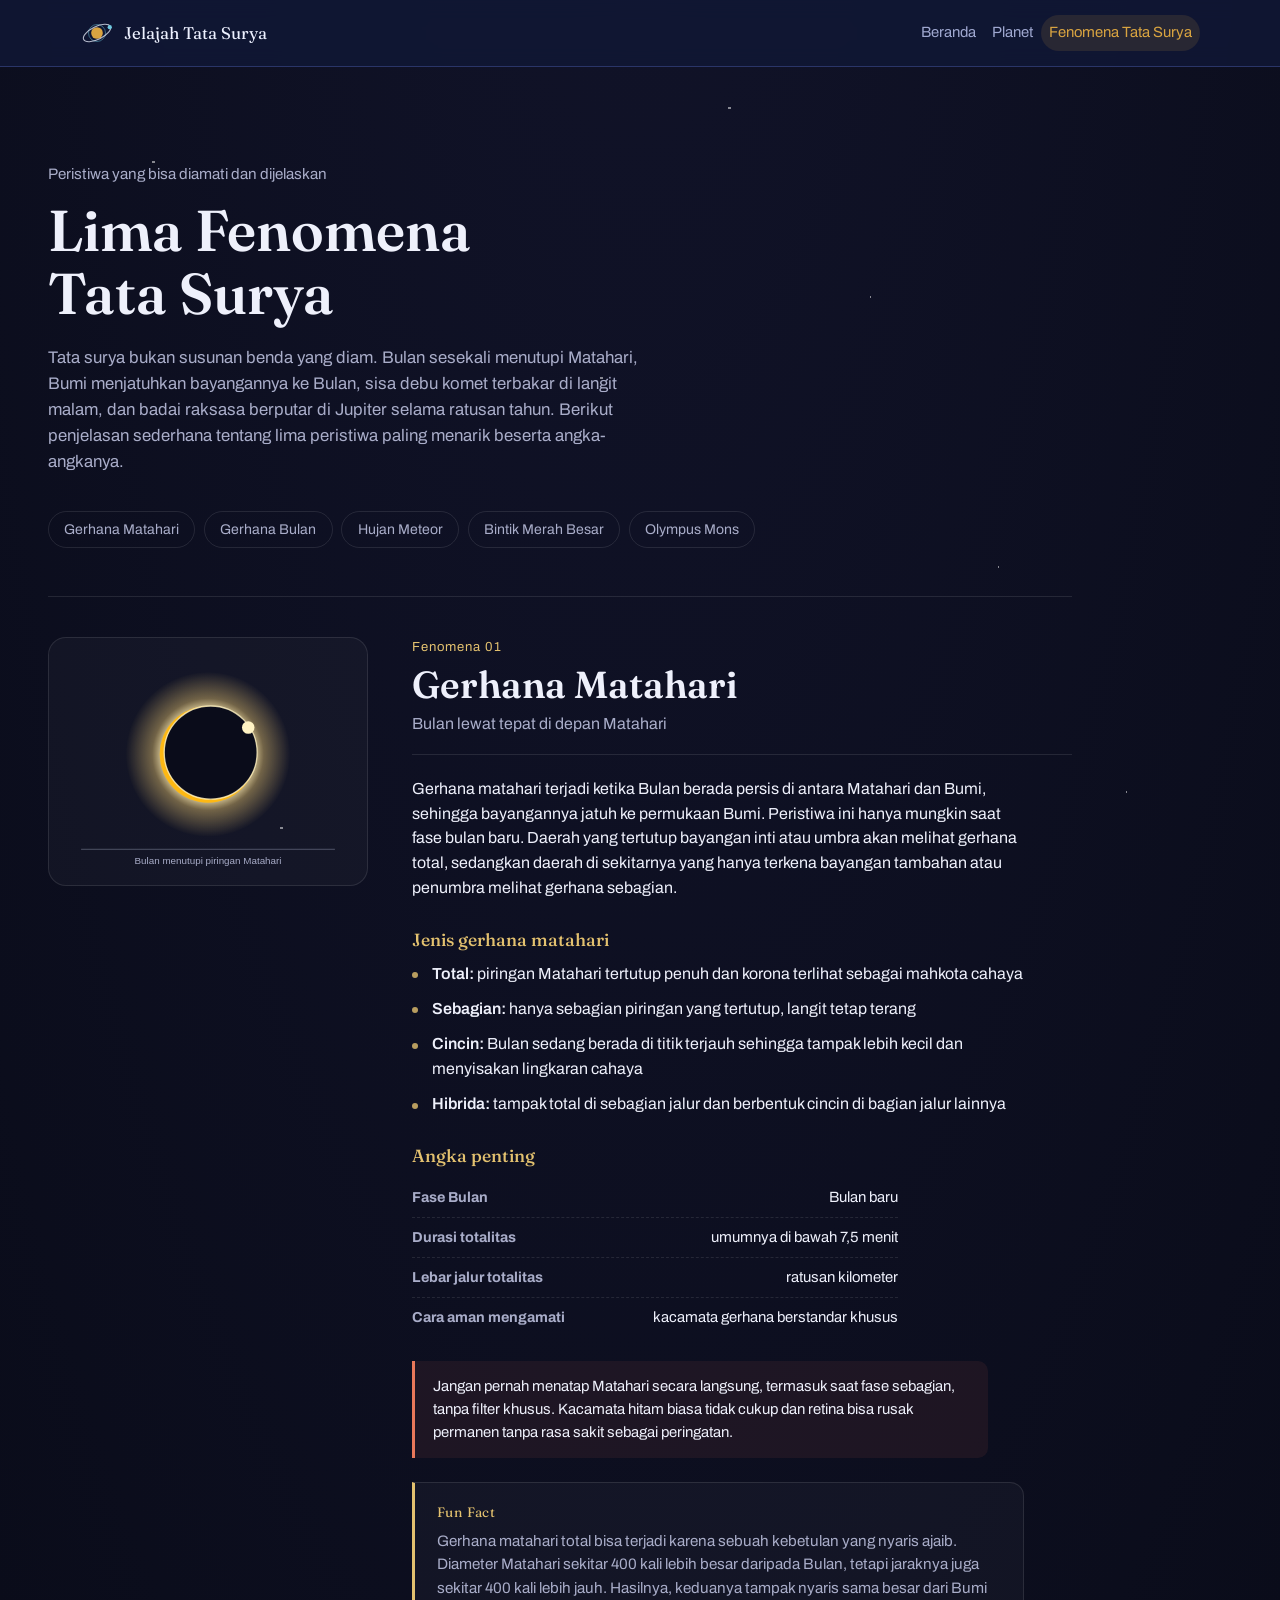
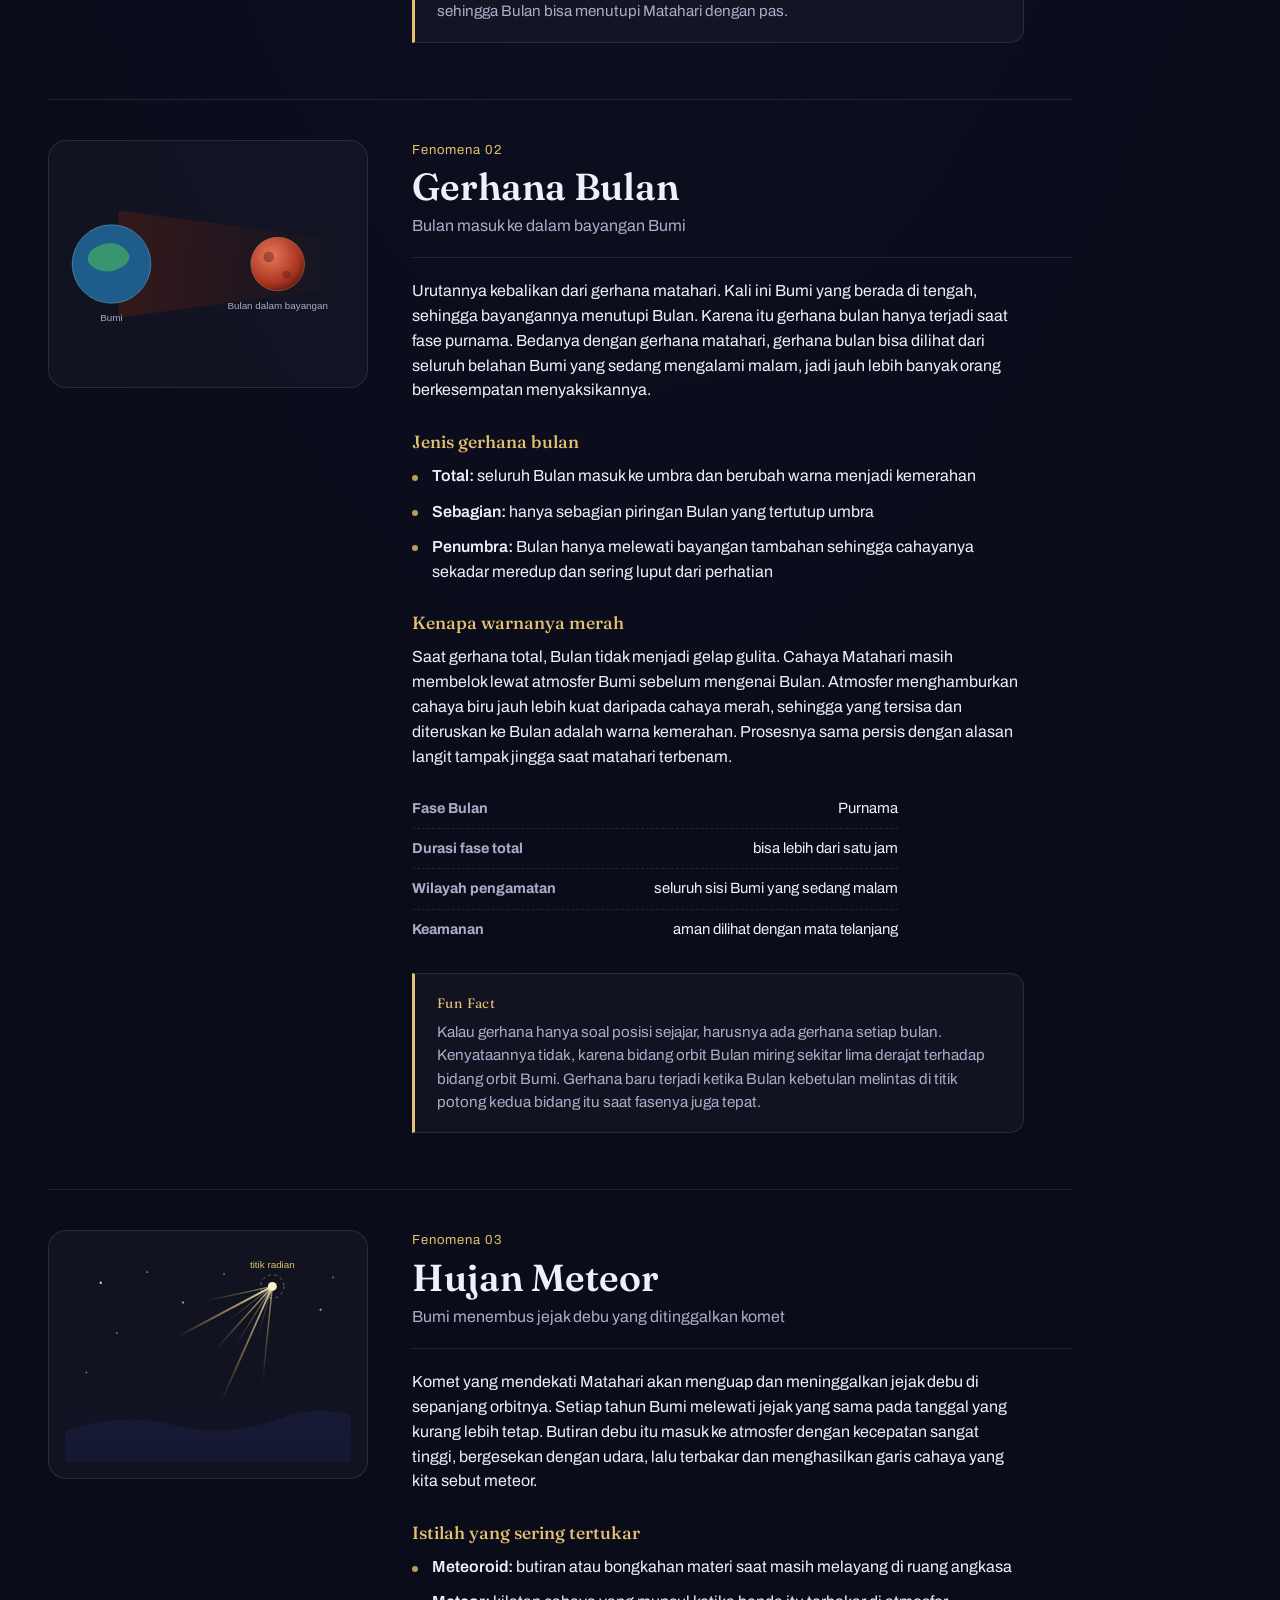
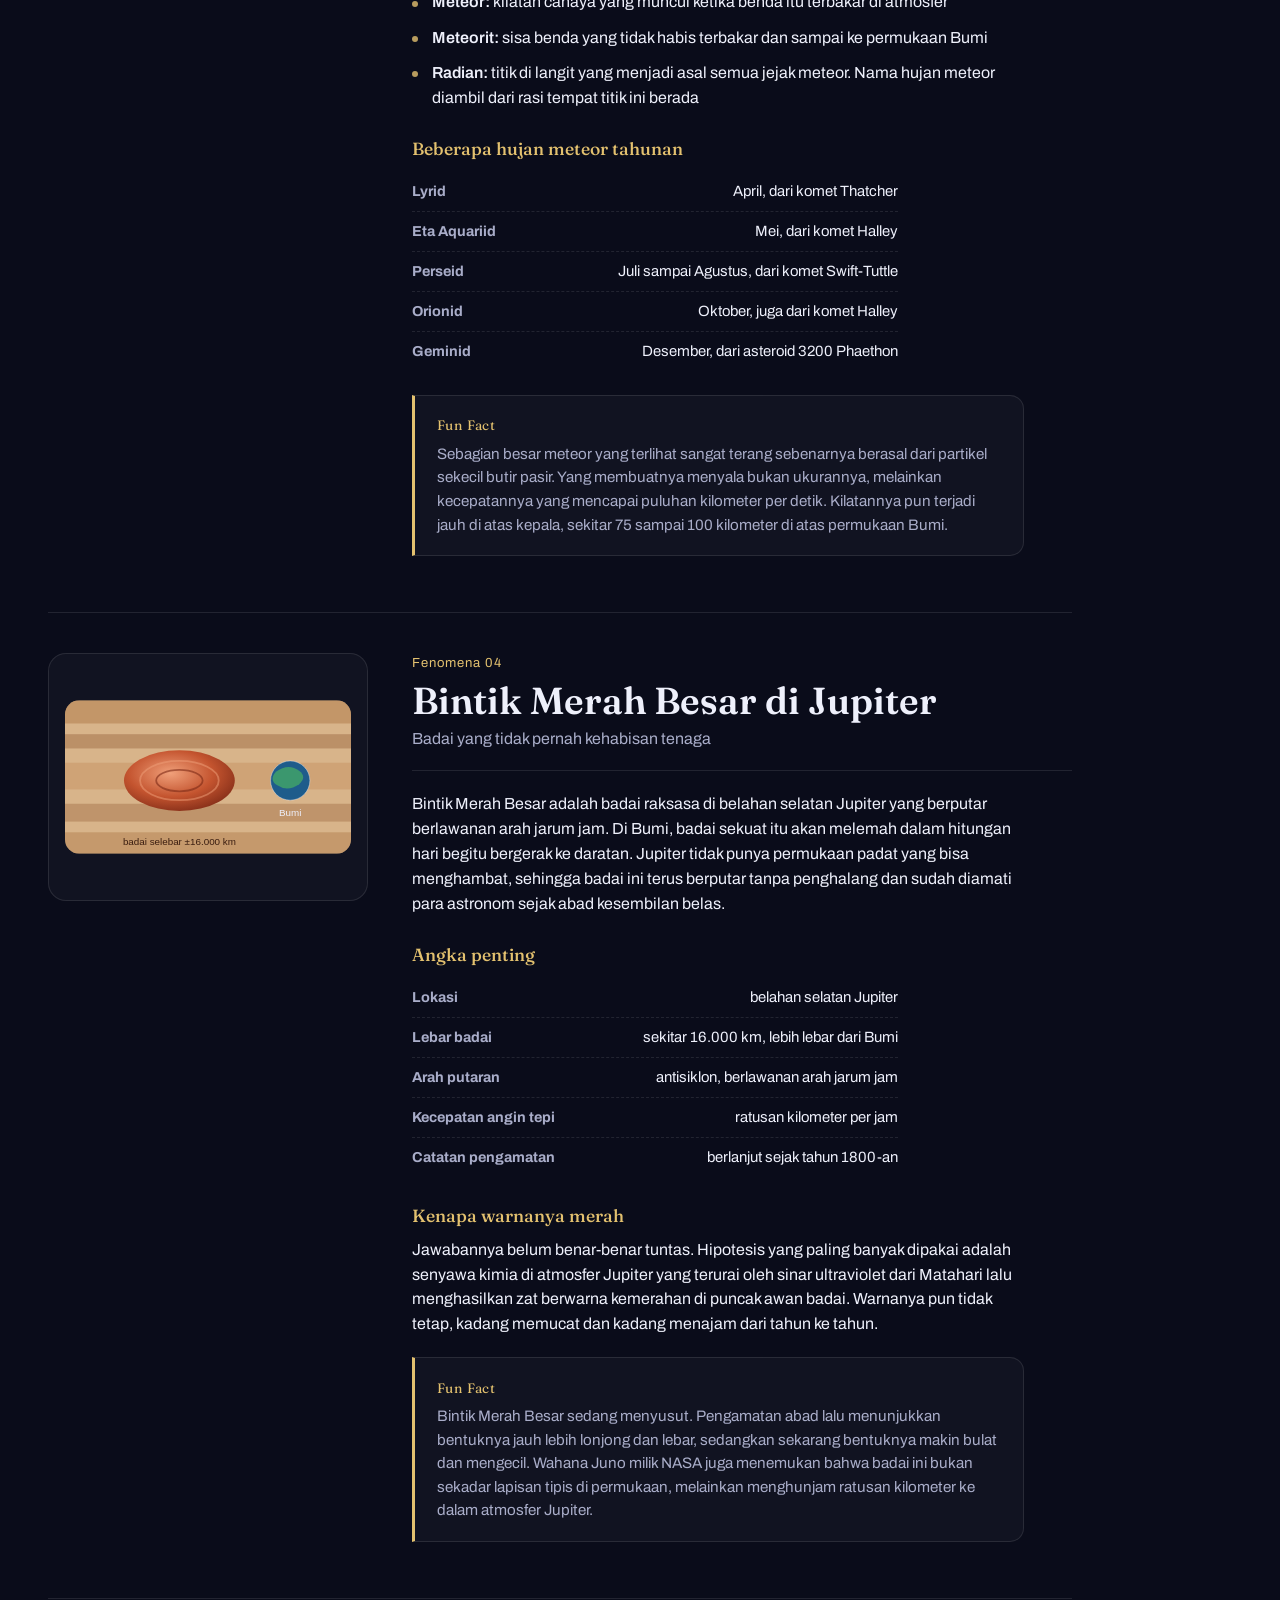
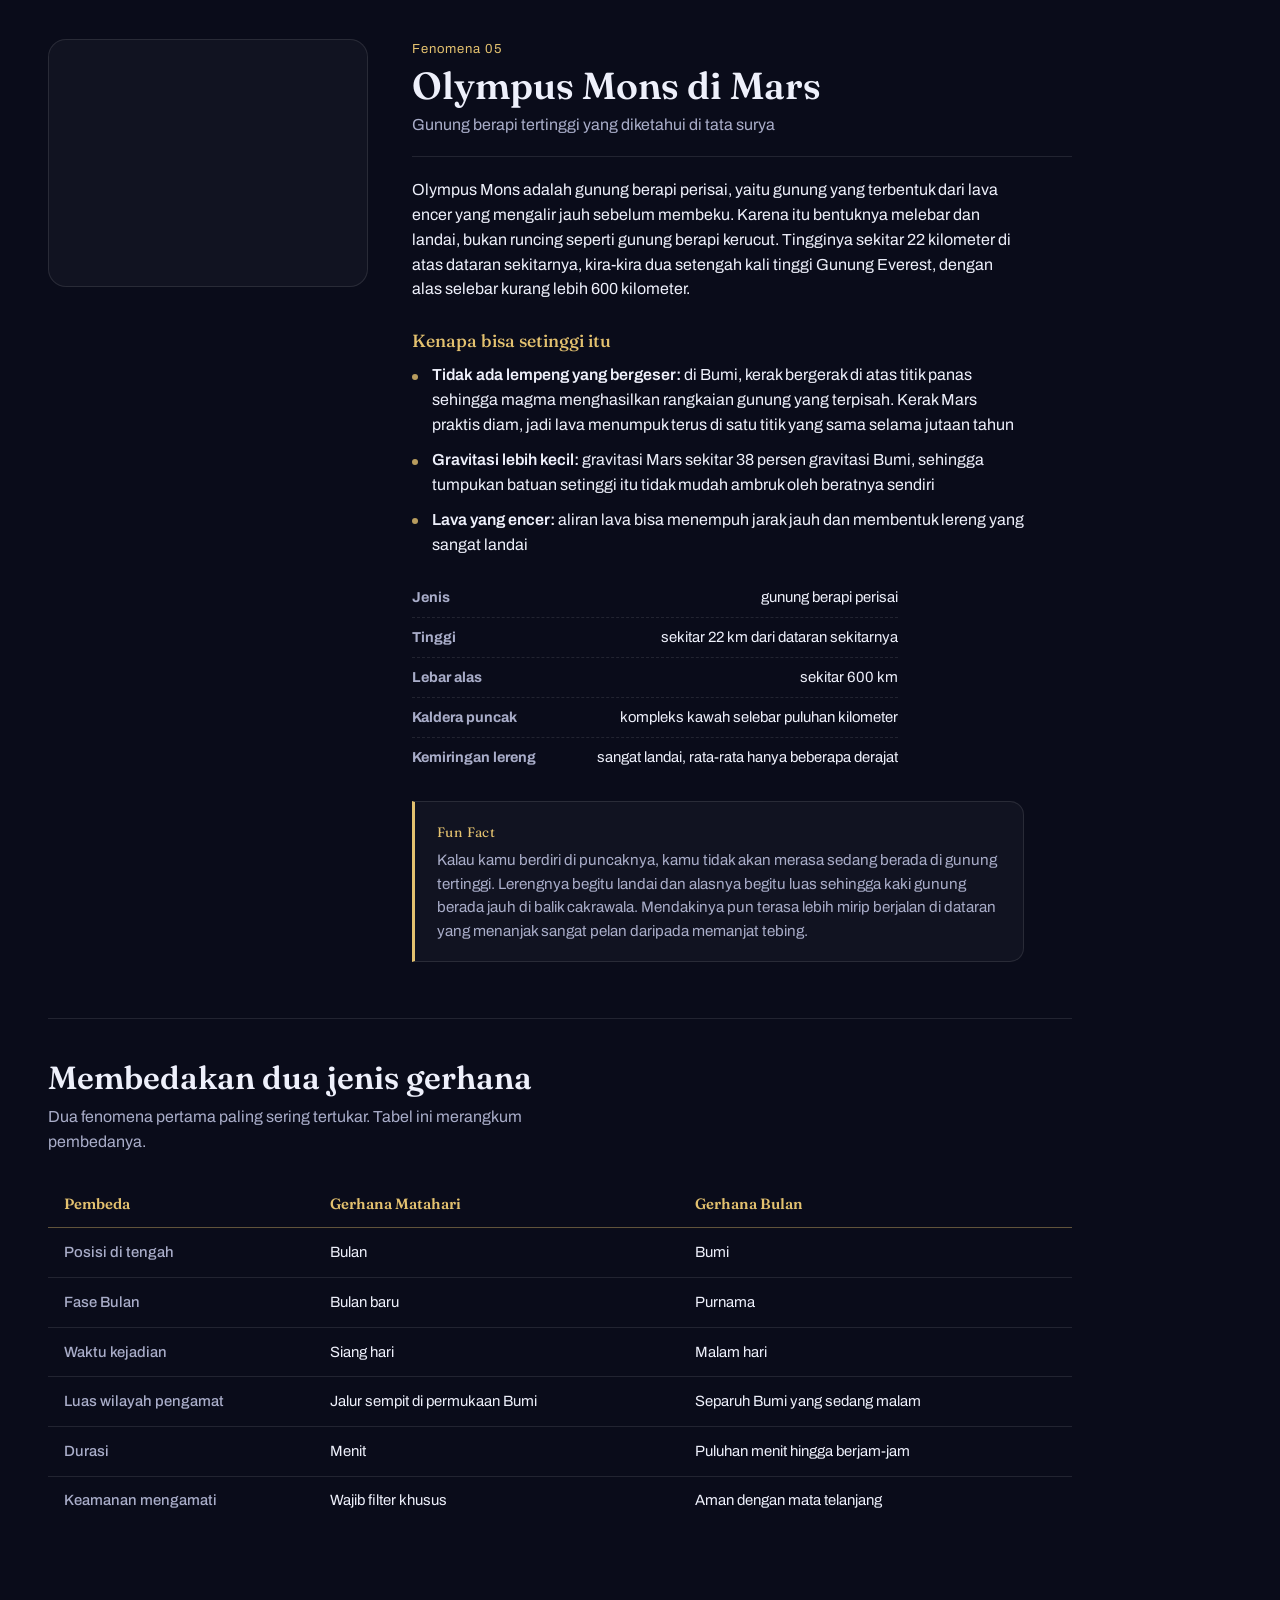
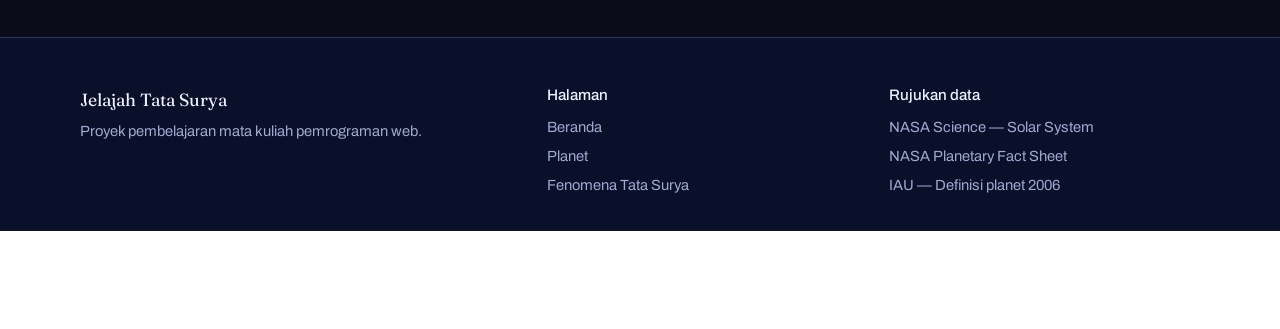
<file: misi.html>
<!DOCTYPE html>
<html lang="id">
<head>
<meta charset="UTF-8">
<meta http-equiv="refresh" content="0; url=fenomena.html">
<title>Fenomena Tata Surya</title>
</head>
<body>
<p>Halaman dipindahkan. <a href="fenomena.html">Buka Fenomena Tata Surya</a>.</p>
</body>
</html>
</file>
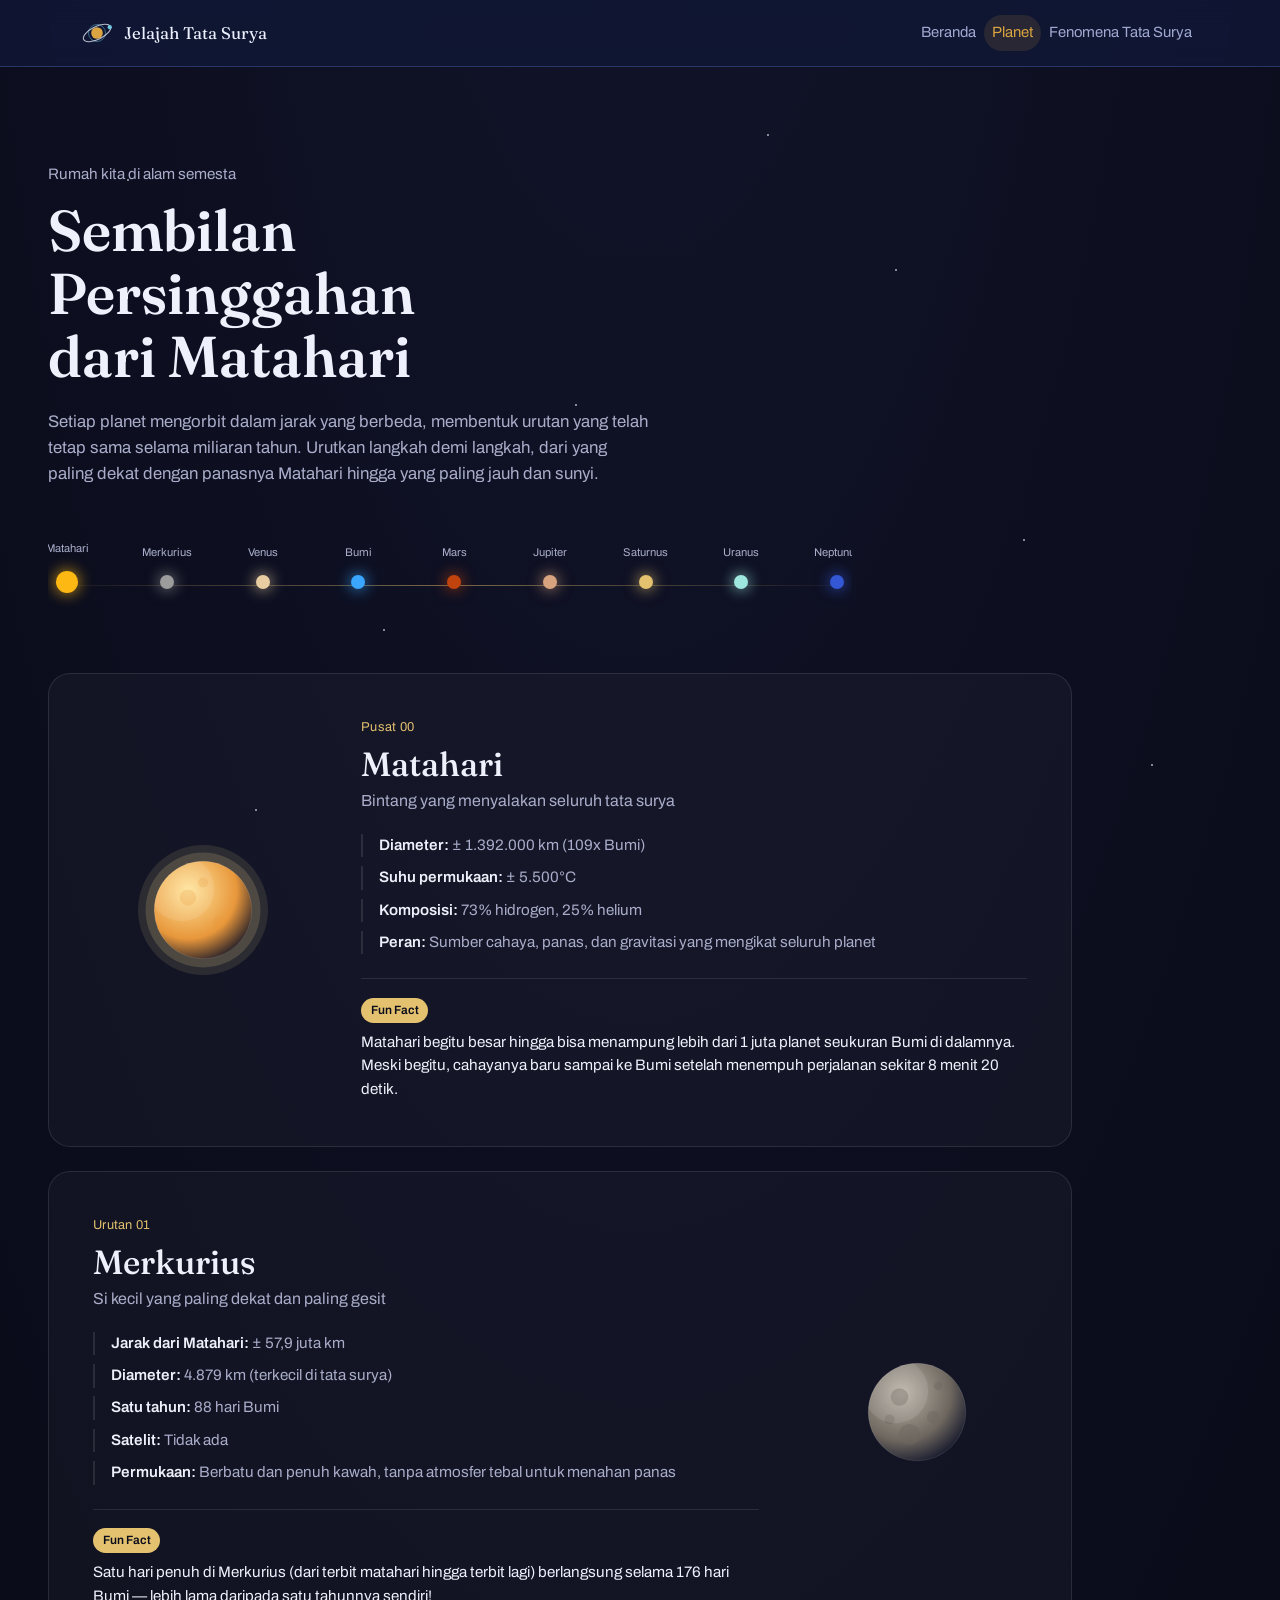
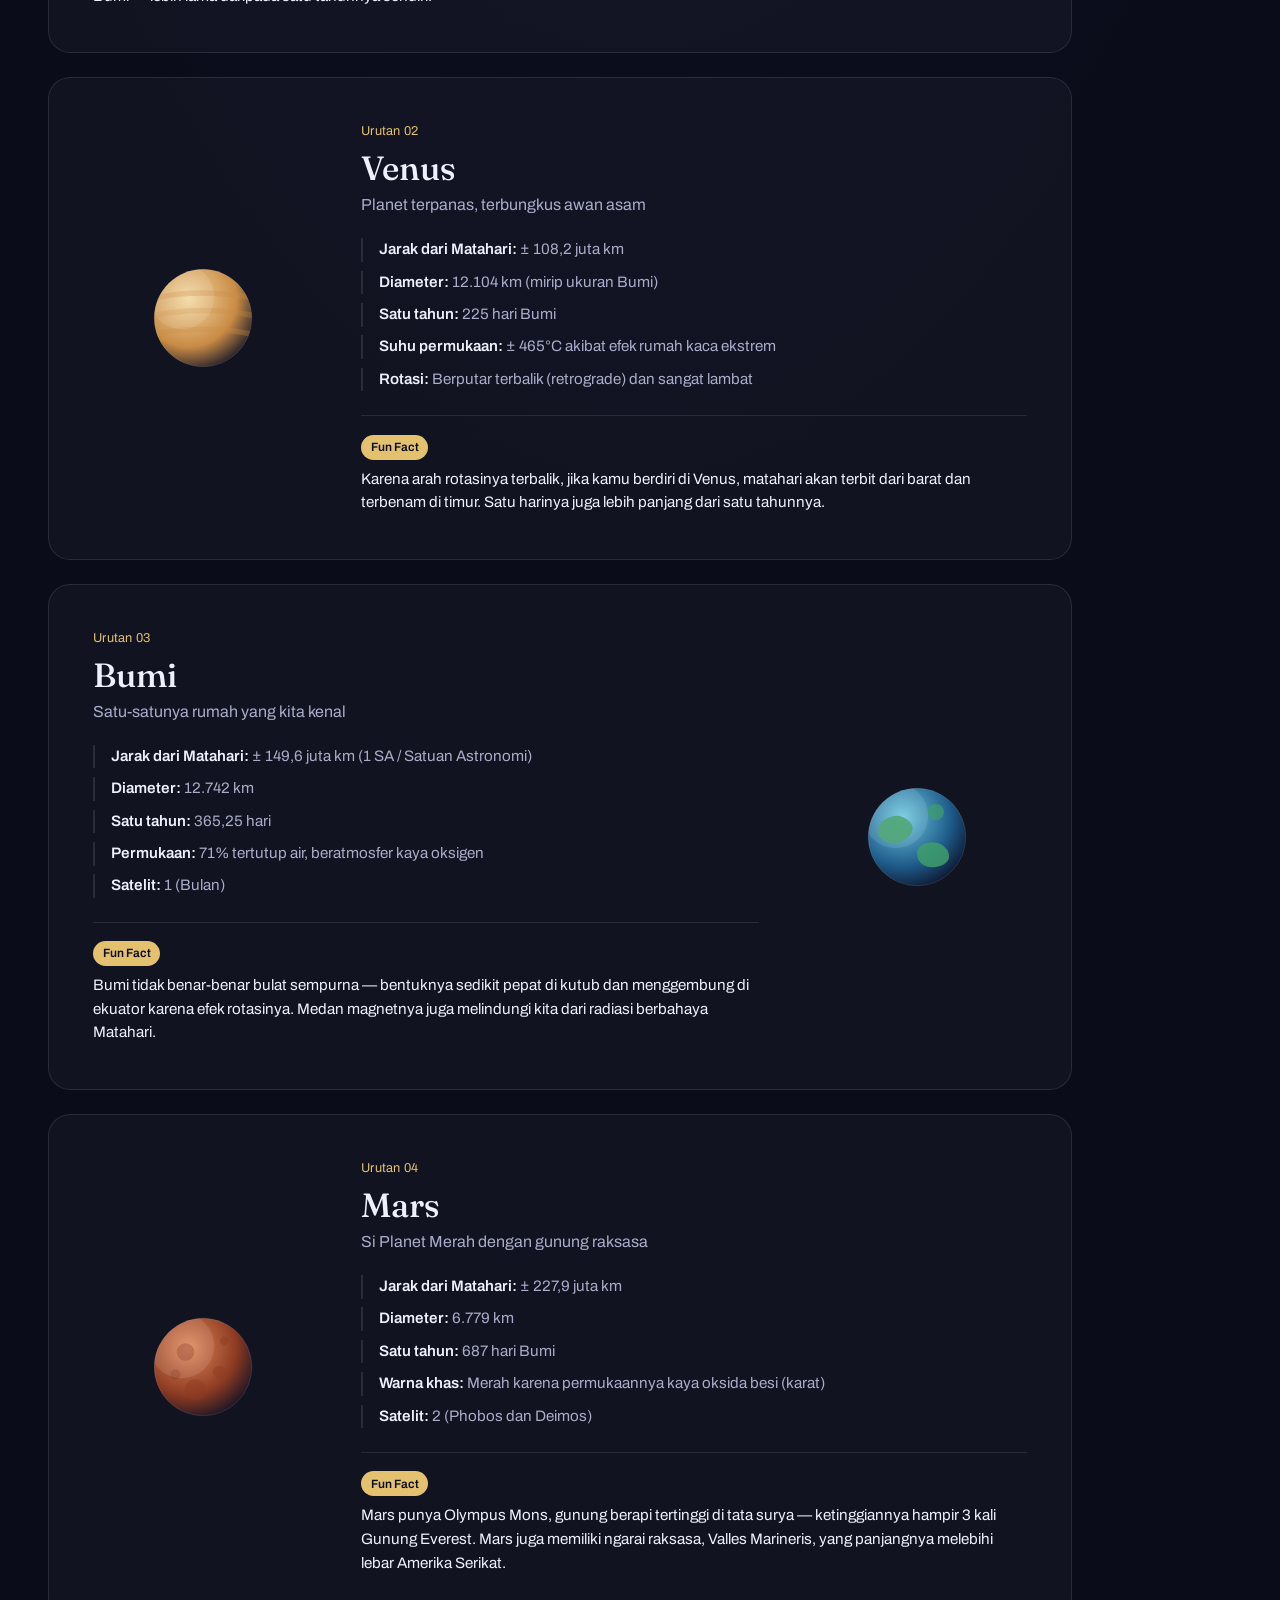
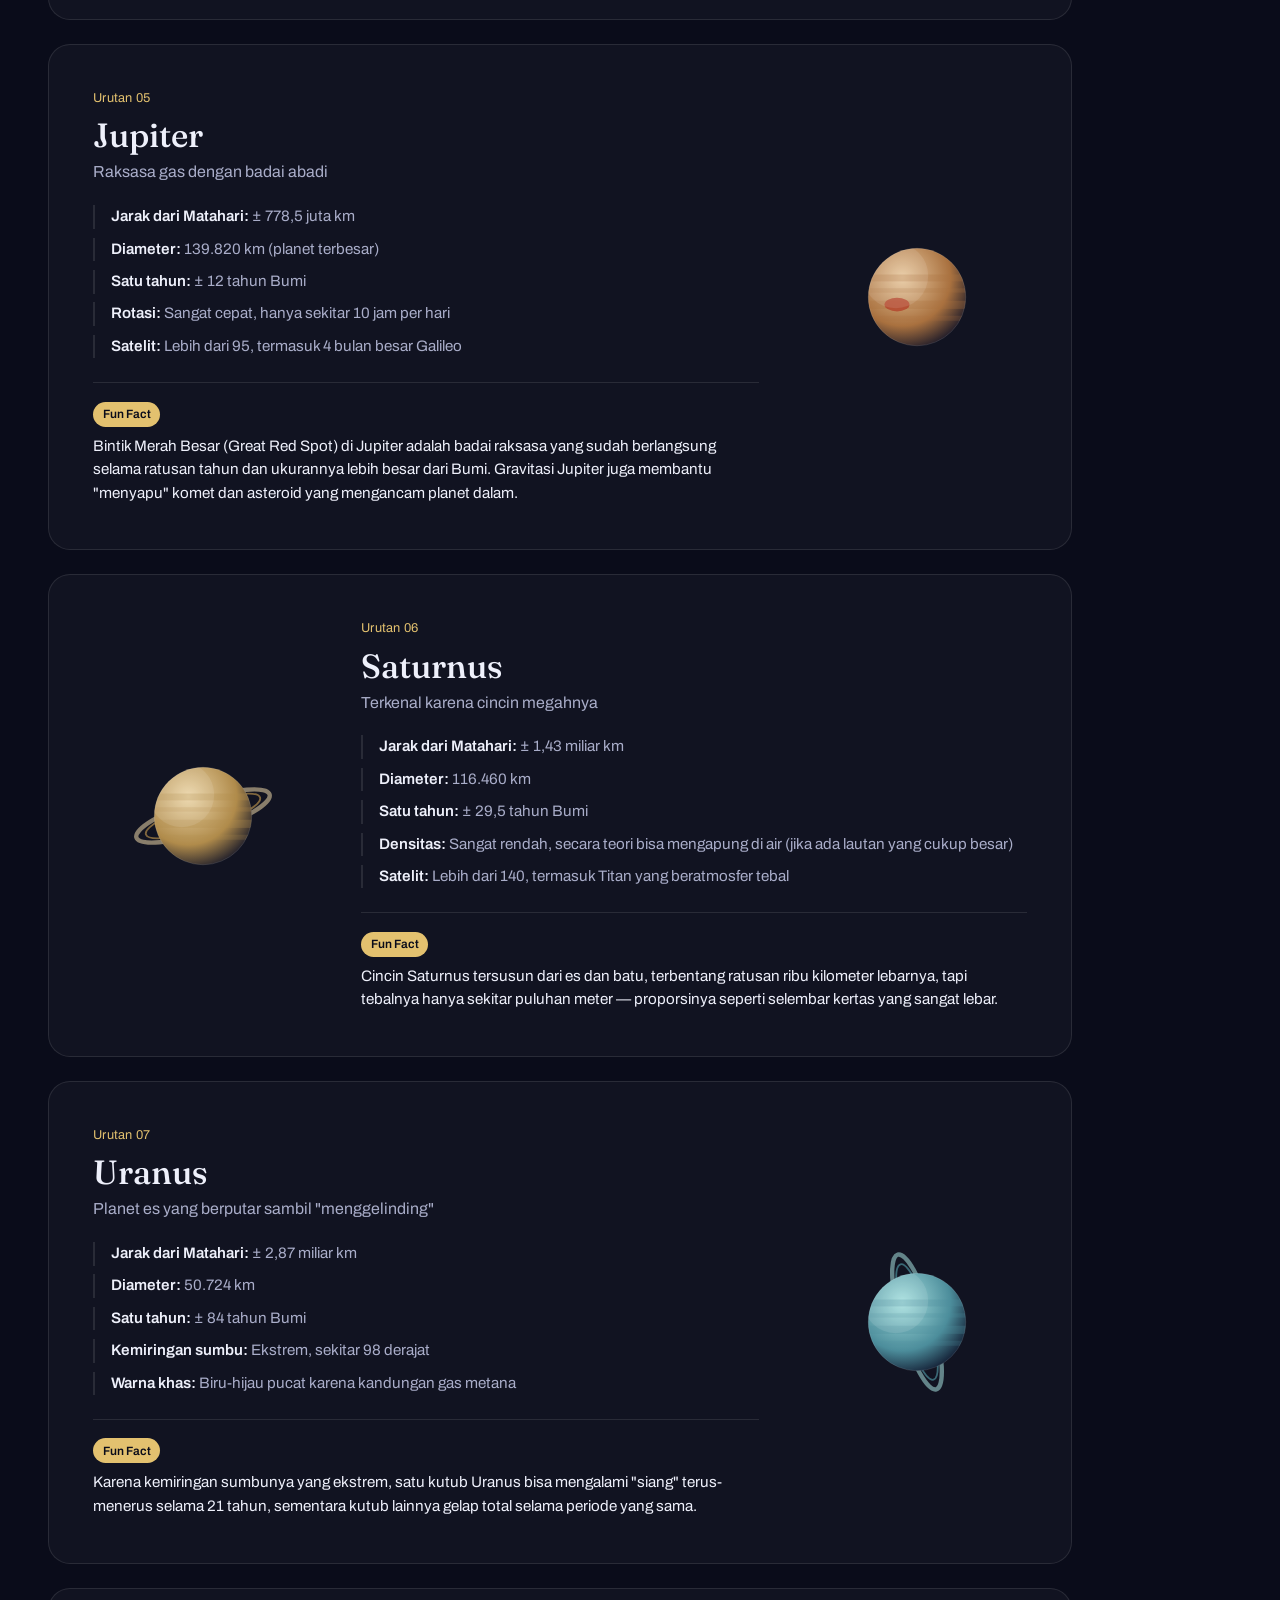
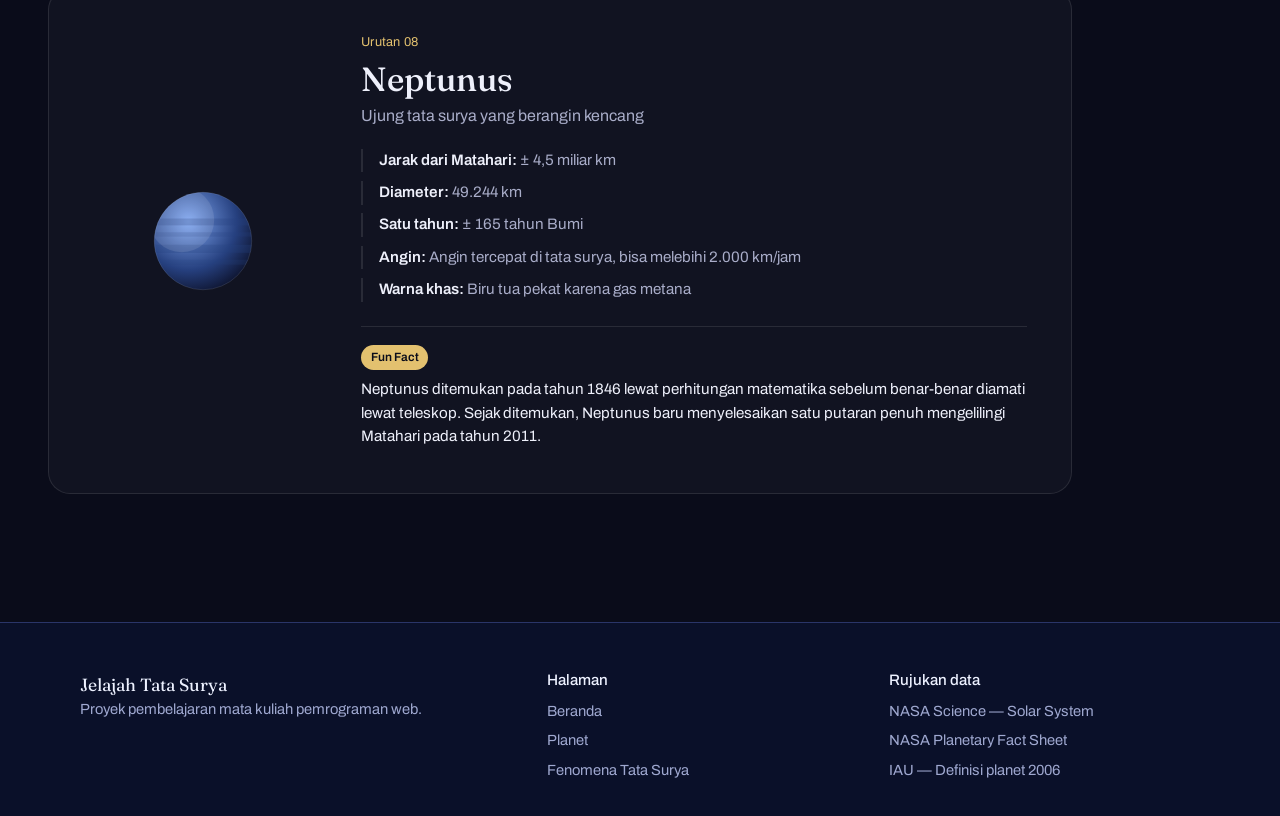
<file: planet.html>
<!DOCTYPE html>
<html lang="id">
<head>
<meta charset="UTF-8">
<meta name="viewport" content="width=device-width, initial-scale=1.0">
<title>Tata Surya - Perjalanan dari Matahari</title>
<link rel="preconnect" href="https://fonts.googleapis.com">
<link rel="preconnect" href="https://fonts.gstatic.com" crossorigin>
<link href="https://fonts.googleapis.com/css2?family=Archivo:wght@400;500;600&family=Fraunces:opsz,wght@9..144,400;9..144,600&display=swap" rel="stylesheet">
<link href="https://cdn.jsdelivr.net/npm/bootstrap@5.3.8/dist/css/bootstrap.min.css" rel="stylesheet">
<link rel="stylesheet" href="planet.css">
</head>
<body>

<div class="starfield" aria-hidden="true"></div>

  <header class="site-header">
    <nav class="navbar navbar-expand-md">
      <div class="wrap site-header__isi container-fluid">
        <a class="navbar-brand site-merek" href="index.html">
          <img src="assets/logo.svg" alt="" width="34" height="34">
          <span>Jelajah Tata Surya</span>
        </a>

        <button class="navbar-toggler site-nav__tombol" type="button" data-bs-toggle="collapse" data-bs-target="#menu-utama" aria-controls="menu-utama" aria-expanded="false" aria-label="Buka navigasi">
          <span class="navbar-toggler-icon"></span>
        </button>

        <div id="menu-utama" class="collapse navbar-collapse site-nav">
          <nav class="navbar-nav ms-auto" aria-label="Navigasi utama">
            <a href="index.html" class="nav-link site-nav__tautan">Beranda</a>
            <a href="planet.html" class="nav-link site-nav__tautan is-aktif">Planet</a>
            <a href="fenomena.html" class="nav-link site-nav__tautan">Fenomena Tata Surya</a>
          </nav>
        </div>
      </div>
    </nav>
  </header>
<header class="hero">
  <p class="hero__eyebrow">Rumah kita di alam semesta</p>
  <h1 class="hero__title">Sembilan Persinggahan<br>dari Matahari</h1>
  <p class="hero__subtitle">
    Setiap planet mengorbit dalam jarak yang berbeda, membentuk urutan yang telah
    tetap sama selama miliaran tahun. Urutkan langkah demi langkah, dari yang
    paling dekat dengan panasnya Matahari hingga yang paling jauh dan sunyi.
  </p>

  <div class="orbit-map" role="img" aria-label="Urutan jarak planet dari Matahari">
    <div class="orbit-map__line"></div>
    <div class="orbit-map__dot orbit-map__dot--sun" style="--c:#FDB813"><span>Matahari</span></div>
    <div class="orbit-map__dot" style="--c:#9C9C9C"><span>Merkurius</span></div>
    <div class="orbit-map__dot" style="--c:#E8CDA2"><span>Venus</span></div>
    <div class="orbit-map__dot" style="--c:#3AA6FF"><span>Bumi</span></div>
    <div class="orbit-map__dot" style="--c:#C1440E"><span>Mars</span></div>
    <div class="orbit-map__dot" style="--c:#D8A47F"><span>Jupiter</span></div>
    <div class="orbit-map__dot" style="--c:#E3C16F"><span>Saturnus</span></div>
    <div class="orbit-map__dot" style="--c:#9FE8E0"><span>Uranus</span></div>
    <div class="orbit-map__dot" style="--c:#3457D5"><span>Neptunus</span></div>
  </div>
</header>

<main class="planets">

  <section class="planet-card" id="matahari">
    <div class="planet-card__visual">
      <img src="assets/planet/matahari.svg" alt="Ilustrasi Matahari" loading="lazy">
    </div>
    <div class="planet-card__content">
      <p class="planet-card__index">Pusat 00</p>
      <h2 class="planet-card__name">Matahari</h2>
      <p class="planet-card__tagline">Bintang yang menyalakan seluruh tata surya</p>
      <ul class="planet-card__facts">
        <li><strong>Diameter:</strong> ± 1.392.000 km (109x Bumi)</li>
        <li><strong>Suhu permukaan:</strong> ± 5.500°C</li>
        <li><strong>Komposisi:</strong> 73% hidrogen, 25% helium</li>
        <li><strong>Peran:</strong> Sumber cahaya, panas, dan gravitasi yang mengikat seluruh planet</li>
      </ul>
      <div class="planet-card__funfact">
        <span class="planet-card__funfact-label">Fun Fact</span>
        <p>Matahari begitu besar hingga bisa menampung lebih dari 1 juta planet seukuran Bumi di dalamnya. Meski begitu, cahayanya baru sampai ke Bumi setelah menempuh perjalanan sekitar 8 menit 20 detik.</p>
      </div>
    </div>
  </section>

  <section class="planet-card" id="merkurius">
    <div class="planet-card__visual">
      <img src="assets/planet/merkurius.svg" alt="Ilustrasi Merkurius" loading="lazy">
    </div>
    <div class="planet-card__content">
      <p class="planet-card__index">Urutan 01</p>
      <h2 class="planet-card__name">Merkurius</h2>
      <p class="planet-card__tagline">Si kecil yang paling dekat dan paling gesit</p>
      <ul class="planet-card__facts">
        <li><strong>Jarak dari Matahari:</strong> ± 57,9 juta km</li>
        <li><strong>Diameter:</strong> 4.879 km (terkecil di tata surya)</li>
        <li><strong>Satu tahun:</strong> 88 hari Bumi</li>
        <li><strong>Satelit:</strong> Tidak ada</li>
        <li><strong>Permukaan:</strong> Berbatu dan penuh kawah, tanpa atmosfer tebal untuk menahan panas</li>
      </ul>
      <div class="planet-card__funfact">
        <span class="planet-card__funfact-label">Fun Fact</span>
        <p>Satu hari penuh di Merkurius (dari terbit matahari hingga terbit lagi) berlangsung selama 176 hari Bumi — lebih lama daripada satu tahunnya sendiri!</p>
      </div>
    </div>
  </section>

  <section class="planet-card" id="venus">
    <div class="planet-card__visual">
      <img src="assets/planet/venus.svg" alt="Ilustrasi Venus" loading="lazy">
    </div>
    <div class="planet-card__content">
      <p class="planet-card__index">Urutan 02</p>
      <h2 class="planet-card__name">Venus</h2>
      <p class="planet-card__tagline">Planet terpanas, terbungkus awan asam</p>
      <ul class="planet-card__facts">
        <li><strong>Jarak dari Matahari:</strong> ± 108,2 juta km</li>
        <li><strong>Diameter:</strong> 12.104 km (mirip ukuran Bumi)</li>
        <li><strong>Satu tahun:</strong> 225 hari Bumi</li>
        <li><strong>Suhu permukaan:</strong> ± 465°C akibat efek rumah kaca ekstrem</li>
        <li><strong>Rotasi:</strong> Berputar terbalik (retrograde) dan sangat lambat</li>
      </ul>
      <div class="planet-card__funfact">
        <span class="planet-card__funfact-label">Fun Fact</span>
        <p>Karena arah rotasinya terbalik, jika kamu berdiri di Venus, matahari akan terbit dari barat dan terbenam di timur. Satu harinya juga lebih panjang dari satu tahunnya.</p>
      </div>
    </div>
  </section>

  <section class="planet-card" id="bumi">
    <div class="planet-card__visual">
      <img src="assets/planet/bumi.svg" alt="Ilustrasi Bumi" loading="lazy">
    </div>
    <div class="planet-card__content">
      <p class="planet-card__index">Urutan 03</p>
      <h2 class="planet-card__name">Bumi</h2>
      <p class="planet-card__tagline">Satu-satunya rumah yang kita kenal</p>
      <ul class="planet-card__facts">
        <li><strong>Jarak dari Matahari:</strong> ± 149,6 juta km (1 SA / Satuan Astronomi)</li>
        <li><strong>Diameter:</strong> 12.742 km</li>
        <li><strong>Satu tahun:</strong> 365,25 hari</li>
        <li><strong>Permukaan:</strong> 71% tertutup air, beratmosfer kaya oksigen</li>
        <li><strong>Satelit:</strong> 1 (Bulan)</li>
      </ul>
      <div class="planet-card__funfact">
        <span class="planet-card__funfact-label">Fun Fact</span>
        <p>Bumi tidak benar-benar bulat sempurna — bentuknya sedikit pepat di kutub dan menggembung di ekuator karena efek rotasinya. Medan magnetnya juga melindungi kita dari radiasi berbahaya Matahari.</p>
      </div>
    </div>
  </section>

  <section class="planet-card" id="mars">
    <div class="planet-card__visual">
      <img src="assets/planet/mars.svg" alt="Ilustrasi Mars" loading="lazy">
    </div>
    <div class="planet-card__content">
      <p class="planet-card__index">Urutan 04</p>
      <h2 class="planet-card__name">Mars</h2>
      <p class="planet-card__tagline">Si Planet Merah dengan gunung raksasa</p>
      <ul class="planet-card__facts">
        <li><strong>Jarak dari Matahari:</strong> ± 227,9 juta km</li>
        <li><strong>Diameter:</strong> 6.779 km</li>
        <li><strong>Satu tahun:</strong> 687 hari Bumi</li>
        <li><strong>Warna khas:</strong> Merah karena permukaannya kaya oksida besi (karat)</li>
        <li><strong>Satelit:</strong> 2 (Phobos dan Deimos)</li>
      </ul>
      <div class="planet-card__funfact">
        <span class="planet-card__funfact-label">Fun Fact</span>
        <p>Mars punya Olympus Mons, gunung berapi tertinggi di tata surya — ketinggiannya hampir 3 kali Gunung Everest. Mars juga memiliki ngarai raksasa, Valles Marineris, yang panjangnya melebihi lebar Amerika Serikat.</p>
      </div>
    </div>
  </section>

  <section class="planet-card" id="jupiter">
    <div class="planet-card__visual">
      <img src="assets/planet/jupiter.svg" alt="Ilustrasi Jupiter" loading="lazy">
    </div>
    <div class="planet-card__content">
      <p class="planet-card__index">Urutan 05</p>
      <h2 class="planet-card__name">Jupiter</h2>
      <p class="planet-card__tagline">Raksasa gas dengan badai abadi</p>
      <ul class="planet-card__facts">
        <li><strong>Jarak dari Matahari:</strong> ± 778,5 juta km</li>
        <li><strong>Diameter:</strong> 139.820 km (planet terbesar)</li>
        <li><strong>Satu tahun:</strong> ± 12 tahun Bumi</li>
        <li><strong>Rotasi:</strong> Sangat cepat, hanya sekitar 10 jam per hari</li>
        <li><strong>Satelit:</strong> Lebih dari 95, termasuk 4 bulan besar Galileo</li>
      </ul>
      <div class="planet-card__funfact">
        <span class="planet-card__funfact-label">Fun Fact</span>
        <p>Bintik Merah Besar (Great Red Spot) di Jupiter adalah badai raksasa yang sudah berlangsung selama ratusan tahun dan ukurannya lebih besar dari Bumi. Gravitasi Jupiter juga membantu "menyapu" komet dan asteroid yang mengancam planet dalam.</p>
      </div>
    </div>
  </section>

  <section class="planet-card" id="saturnus">
    <div class="planet-card__visual">
      <img src="assets/planet/saturnus.svg" alt="Ilustrasi Saturnus" loading="lazy">
    </div>
    <div class="planet-card__content">
      <p class="planet-card__index">Urutan 06</p>
      <h2 class="planet-card__name">Saturnus</h2>
      <p class="planet-card__tagline">Terkenal karena cincin megahnya</p>
      <ul class="planet-card__facts">
        <li><strong>Jarak dari Matahari:</strong> ± 1,43 miliar km</li>
        <li><strong>Diameter:</strong> 116.460 km</li>
        <li><strong>Satu tahun:</strong> ± 29,5 tahun Bumi</li>
        <li><strong>Densitas:</strong> Sangat rendah, secara teori bisa mengapung di air (jika ada lautan yang cukup besar)</li>
        <li><strong>Satelit:</strong> Lebih dari 140, termasuk Titan yang beratmosfer tebal</li>
      </ul>
      <div class="planet-card__funfact">
        <span class="planet-card__funfact-label">Fun Fact</span>
        <p>Cincin Saturnus tersusun dari es dan batu, terbentang ratusan ribu kilometer lebarnya, tapi tebalnya hanya sekitar puluhan meter — proporsinya seperti selembar kertas yang sangat lebar.</p>
      </div>
    </div>
  </section>

  <section class="planet-card" id="uranus">
    <div class="planet-card__visual">
      <img src="assets/planet/uranus.svg" alt="Ilustrasi Uranus" loading="lazy">
    </div>
    <div class="planet-card__content">
      <p class="planet-card__index">Urutan 07</p>
      <h2 class="planet-card__name">Uranus</h2>
      <p class="planet-card__tagline">Planet es yang berputar sambil "menggelinding"</p>
      <ul class="planet-card__facts">
        <li><strong>Jarak dari Matahari:</strong> ± 2,87 miliar km</li>
        <li><strong>Diameter:</strong> 50.724 km</li>
        <li><strong>Satu tahun:</strong> ± 84 tahun Bumi</li>
        <li><strong>Kemiringan sumbu:</strong> Ekstrem, sekitar 98 derajat</li>
        <li><strong>Warna khas:</strong> Biru-hijau pucat karena kandungan gas metana</li>
      </ul>
      <div class="planet-card__funfact">
        <span class="planet-card__funfact-label">Fun Fact</span>
        <p>Karena kemiringan sumbunya yang ekstrem, satu kutub Uranus bisa mengalami "siang" terus-menerus selama 21 tahun, sementara kutub lainnya gelap total selama periode yang sama.</p>
      </div>
    </div>
  </section>

  <section class="planet-card" id="neptunus">
    <div class="planet-card__visual">
      <img src="assets/planet/neptunus.svg" alt="Ilustrasi Neptunus" loading="lazy">
    </div>
    <div class="planet-card__content">
      <p class="planet-card__index">Urutan 08</p>
      <h2 class="planet-card__name">Neptunus</h2>
      <p class="planet-card__tagline">Ujung tata surya yang berangin kencang</p>
      <ul class="planet-card__facts">
        <li><strong>Jarak dari Matahari:</strong> ± 4,5 miliar km</li>
        <li><strong>Diameter:</strong> 49.244 km</li>
        <li><strong>Satu tahun:</strong> ± 165 tahun Bumi</li>
        <li><strong>Angin:</strong> Angin tercepat di tata surya, bisa melebihi 2.000 km/jam</li>
        <li><strong>Warna khas:</strong> Biru tua pekat karena gas metana</li>
      </ul>
      <div class="planet-card__funfact">
        <span class="planet-card__funfact-label">Fun Fact</span>
        <p>Neptunus ditemukan pada tahun 1846 lewat perhitungan matematika sebelum benar-benar diamati lewat teleskop. Sejak ditemukan, Neptunus baru menyelesaikan satu putaran penuh mengelilingi Matahari pada tahun 2011.</p>
      </div>
    </div>
  </section>

</main>

<footer class="site-footer">
    <div class="wrap site-footer__kisi">
      <div>
        <p class="site-footer__merek">Jelajah Tata Surya</p>
        <p>Proyek pembelajaran mata kuliah pemrograman web.</p>
      </div>
      <div>
        <h4>Halaman</h4>
        <ul>
          <li><a href="index.html">Beranda</a></li>
          <li><a href="planet.html">Planet</a></li>
          <li><a href="fenomena.html">Fenomena Tata Surya</a></li>
        </ul>
      </div>

      <div>
        <h4>Rujukan data</h4>
        <ul>
          <li><a href="https://science.nasa.gov/solar-system/" target="_blank" rel="noopener">NASA Science — Solar System</a></li>
          <li><a href="https://nssdc.gsfc.nasa.gov/planetary/factsheet/" target="_blank" rel="noopener">NASA Planetary Fact Sheet</a></li>
          <li><a href="https://www.iau.org/public/themes/pluto/" target="_blank" rel="noopener">IAU — Definisi planet 2006</a></li>
        </ul>
      </div>
    </div>
  </footer>

<script src="https://cdn.jsdelivr.net/npm/bootstrap@5.3.8/dist/js/bootstrap.bundle.min.js"></script>
</body>
</html>
</file>
<file: css/style.css>
/* =========================================================
   style.css — LAPISAN BERSAMA
   Dipakai oleh semua halaman (beranda, planet, misi).
   Jangan menulis gaya khusus satu halaman di file ini.
   Aturan penamaan: prefiks "site-" untuk elemen bersama.
   ========================================================= */

/* ---------- 1. Token ---------- */
:root {
  --tinta:      #101735;   /* latar utama                 */
  --tinta-tua:  #0A1029;   /* latar paling gelap          */
  --panel:      #18214A;   /* permukaan kartu             */
  --garis:      #2A3568;   /* garis pemisah               */
  --kabut:      #9FA8D0;   /* teks sekunder               */
  --kapur:      #EDF1FF;   /* teks utama                  */
  --kuningan:   #D9A441;   /* aksen hangat                */
  --biru-es:    #6FC9E0;   /* aksen dingin                */

  --serif: "Fraunces", Georgia, "Times New Roman", serif;
  --sans:  "Archivo", "Segoe UI", system-ui, sans-serif;

  --lebar: 1120px;
  --sela: clamp(1.25rem, 4vw, 2.5rem);
  --lengkung: 14px;
}

/* ---------- 2. Dasar ---------- */
*, *::before, *::after { box-sizing: border-box; }

html { scroll-behavior: smooth; -webkit-text-size-adjust: 100%; text-size-adjust: 100%; }

body {
  margin: 0;
  background: var(--tinta);
  color: var(--kapur);
  font-family: var(--sans);
  font-size: 1rem;
  line-height: 1.7;
  -webkit-font-smoothing: antialiased;
}

h1, h2, h3, h4 {
  font-family: var(--serif);
  font-weight: 600;
  line-height: 1.18;
  margin: 0 0 0.6em;
}

p { margin: 0 0 1em; }

img { max-width: 100%; height: auto; display: block; }

a { color: var(--biru-es); text-decoration-thickness: 1px; text-underline-offset: 3px; }
a:hover { color: var(--kuningan); }

:focus-visible {
  outline: 2px solid var(--kuningan);
  outline-offset: 3px;
  border-radius: 4px;
}

.wrap {
  width: min(100% - 2.5rem, var(--lebar));
  margin-inline: auto;
}

.lewati-nav {
  position: absolute;
  left: -999px;
}
.lewati-nav:focus {
  left: 1rem;
  top: 1rem;
  z-index: 50;
  background: var(--kuningan);
  color: var(--tinta-tua);
  padding: 0.5rem 1rem;
  border-radius: 6px;
}

/* ---------- 3. Tombol ---------- */
.btn {
  display: inline-block;
  font-family: var(--sans);
  font-size: 0.95rem;
  font-weight: 500;
  padding: 0.7rem 1.35rem;
  border-radius: 999px;
  border: 1px solid transparent;
  cursor: pointer;
  text-decoration: none;
  transition: background-color .18s ease, color .18s ease, border-color .18s ease;
}

.btn--utama {
  background: var(--kuningan);
  color: var(--tinta-tua);
}
.btn--utama:hover { background: #EFBB5C; color: var(--tinta-tua); }

.btn--garis {
  background: transparent;
  color: var(--kapur);
  border-color: var(--garis);
}
.btn--garis:hover { border-color: var(--biru-es); color: var(--biru-es); }

.btn--kecil { padding: 0.45rem 1rem; font-size: 0.85rem; }

/* ---------- 4. Header dan navigasi ---------- */
.site-header {
  position: sticky;
  top: 0;
  z-index: 40;
  background: rgba(16, 23, 53, 0.88);
  backdrop-filter: blur(10px);
  border-bottom: 1px solid var(--garis);
}

.site-header__isi {
  display: flex;
  align-items: center;
  justify-content: space-between;
  gap: 1rem;
  min-height: 66px;
  flex-wrap: wrap;
}

.site-merek {
  display: inline-flex;
  align-items: center;
  gap: 0.6rem;
  font-family: var(--serif);
  font-size: 1.05rem;
  color: var(--kapur);
  text-decoration: none;
}

.site-nav { display: flex; gap: 0.35rem; }

.site-nav__tautan {
  color: var(--kabut);
  text-decoration: none;
  font-size: 0.93rem;
  padding: 0.4rem 0.85rem;
  border-radius: 999px;
}
.site-nav__tautan:hover { color: var(--kapur); background: rgba(111, 201, 224, 0.10); }

.site-nav__tautan.is-aktif {
  color: var(--kuningan);
  background: rgba(217, 164, 65, 0.12);
}

.site-nav__tombol {
  display: none;
  align-items: center;
  gap: 0.5rem;
  background: transparent;
  border: 1px solid var(--garis);
  color: var(--kapur);
  font-family: var(--sans);
  font-size: 0.9rem;
  padding: 0.45rem 0.9rem;
  border-radius: 999px;
  cursor: pointer;
}
.site-nav__garis,
.site-nav__garis::before,
.site-nav__garis::after {
  display: block;
  width: 16px;
  height: 1.5px;
  background: currentColor;
  content: "";
}
.site-nav__garis { position: relative; }
.site-nav__garis::before { position: absolute; top: -5px; }
.site-nav__garis::after  { position: absolute; top: 5px; }

/* ---------- 5. Footer ---------- */
.site-footer {
  border-top: 1px solid var(--garis);
  background: var(--tinta-tua);
  color: var(--kabut);
  padding: 3rem 0 1.75rem;
  margin-top: 4rem;
  font-size: 0.92rem;
}

.site-footer__kisi {
  display: grid;
  grid-template-columns: 1.4fr 1fr 1fr;
  gap: 2rem;
}

.site-footer__merek {
  font-family: var(--serif);
  font-size: 1.1rem;
  color: var(--kapur);
  margin-bottom: 0.4rem;
}

.site-footer h4 {
  font-size: 0.95rem;
  color: var(--kapur);
  margin-bottom: 0.7rem;
}

.site-footer ul { list-style: none; margin: 0; padding: 0; }
.site-footer li { margin-bottom: 0.4rem; }
.site-footer a { color: var(--kabut); text-decoration: none; }
.site-footer a:hover { color: var(--biru-es); text-decoration: underline; }

.site-footer__bawah {
  width: min(100% - 2.5rem, var(--lebar));
  margin: 2.25rem auto 0;
  padding-top: 1.25rem;
  border-top: 1px solid var(--garis);
  font-size: 0.85rem;
}

/* ---------- 6. Responsif bersama ---------- */
@media (max-width: 720px) {
  .site-nav__tombol { display: inline-flex; min-height: 44px; }
  .site-nav__tautan { padding: 0.7rem 0.85rem; }
  .site-header__isi { padding-block: 0.4rem; }

  .site-nav {
    display: none;
    width: 100%;
    flex-direction: column;
    padding-bottom: 0.75rem;
  }
  .site-nav.is-buka { display: flex; }

  .site-footer__kisi { grid-template-columns: 1fr; gap: 1.5rem; }
}

@media (prefers-reduced-motion: reduce) {
  html { scroll-behavior: auto; }
  *, *::before, *::after {
    animation-duration: 0.01ms !important;
    animation-iteration-count: 1 !important;
    transition-duration: 0.01ms !important;
  }
}

/* Bootstrap navbar */
.site-header .navbar {
  --bs-navbar-padding-y: 0;
  --bs-navbar-toggler-border-color: var(--garis);
  background: transparent;
}
.site-header .site-header__isi {
  min-height: 66px;
}
.site-header .navbar-brand {
  margin-right: 0;
}
.site-header .site-nav {
  flex-grow: 1;
}
.site-header .site-nav .navbar-nav {
  align-items: center;
}
.site-header .site-nav__tautan {
  display: inline-flex;
  align-items: center;
  justify-content: center;
  color: var(--kabut);
}
.site-header .site-nav__tautan:hover {
  color: var(--kapur);
}
.site-header .site-nav__tautan.is-aktif {
  color: var(--kuningan);
}
.site-header .site-nav__tombol {
  display: none;
  width: 44px;
  height: 44px;
  padding: 0;
  border-radius: 999px;
}
.site-header .navbar-toggler:focus {
  box-shadow: none;
}
.site-header .navbar-toggler-icon {
  width: 1.1em;
  height: 1.1em;
  background-image: var(--bs-navbar-toggler-icon-bg);
  filter: invert(1) brightness(1.4);
}
@media (max-width: 767.98px) {
  .site-header .site-nav__tombol {
    display: inline-flex;
    align-items: center;
    justify-content: center;
  }
  .site-header .site-nav {
    width: 100%;
  }
  .site-header .site-nav .navbar-nav {
    align-items: stretch;
    padding-bottom: 0.75rem;
  }
  .site-header .site-nav__tautan {
    padding: 0.7rem 0.85rem;
  }
}

/* Bootstrap collapse fix for mobile navbar */
@media (max-width: 767.98px) {
  .site-header .site-nav.collapse:not(.show) { display: none !important; }
  .site-header .site-nav.collapse.show { display: block !important; }
}
</file>
<file: css/beranda.css>
/* =========================================================
   beranda.css — HANYA UNTUK index.html
   Dimuat setelah style.css. Semua kelas di sini milik beranda,
   jadi halaman 2 dan 3 tidak akan bentrok selama pakai nama
   kelas sendiri (misal planet.css memakai prefiks "pl-").
   ========================================================= */

/* ---------- Hero ---------- */
.hero {
  position: relative;
  overflow: hidden;
  padding: clamp(4rem, 11vw, 7.5rem) 0 clamp(3.5rem, 9vw, 6rem);
  background:
    radial-gradient(900px 520px at 8% 40%, rgba(217, 164, 65, 0.14), transparent 62%),
    linear-gradient(180deg, var(--tinta) 0%, var(--tinta-tua) 100%);
}

.hero__orbit {
  position: absolute;
  inset: 0;
  width: 100%;
  height: 100%;
  object-fit: cover;
  object-position: left center;
  opacity: 0.75;
  pointer-events: none;
}

.hero__isi {
  position: relative;
  max-width: 42rem;
}

.hero__pengantar {
  font-size: 0.88rem;
  letter-spacing: 0.04em;
  color: var(--kuningan);
  margin-bottom: 0.9rem;
}

.hero__judul {
  font-size: clamp(2.1rem, 6vw, 3.6rem);
  font-weight: 400;
  letter-spacing: -0.015em;
  margin-bottom: 1.1rem;
}

.hero__teks {
  color: var(--kabut);
  font-size: clamp(1rem, 1.6vw, 1.1rem);
  max-width: 34rem;
}

.hero__aksi {
  display: flex;
  flex-wrap: wrap;
  gap: 0.75rem;
  margin-top: 1.9rem;
}

/* ---------- Pembukaan ---------- */
.pembuka { padding: clamp(3rem, 8vw, 5.5rem) 0; }

.pembuka__kisi {
  display: grid;
  grid-template-columns: minmax(0, 1.65fr) minmax(0, 1fr);
  gap: clamp(2rem, 5vw, 3.5rem);
  align-items: start;
}

.pembuka__narasi h2 {
  font-size: clamp(1.6rem, 3.4vw, 2.2rem);
  margin-bottom: 1rem;
}

.pembuka__narasi p {
  color: var(--kabut);
  max-width: 62ch;
}

.pembuka__data {
  background: var(--panel);
  border: 1px solid var(--garis);
  border-radius: var(--lengkung);
  padding: 1.6rem 1.5rem;
  position: sticky;
  top: 92px;
}

.pembuka__data h3 {
  font-size: 1.05rem;
  margin-bottom: 1rem;
  padding-bottom: 0.75rem;
  border-bottom: 1px solid var(--garis);
}

.pembuka__data dl { margin: 0; }

.pembuka__data dl > div {
  display: flex;
  justify-content: space-between;
  align-items: baseline;
  gap: 1rem;
  padding: 0.55rem 0;
  border-bottom: 1px dashed rgba(42, 53, 104, 0.85);
}
.pembuka__data dl > div:last-child { border-bottom: 0; }

.pembuka__data dt { color: var(--kabut); font-size: 0.88rem; }

.pembuka__data dd {
  margin: 0;
  font-family: var(--serif);
  font-size: 1.02rem;
  color: var(--kuningan);
  text-align: right;
}

/* ---------- Fakta ---------- */
.fakta {
  padding: clamp(2.5rem, 7vw, 4.5rem) 0;
  border-block: 1px solid var(--garis);
  background: var(--tinta-tua);
}

.fakta__judul {
  font-size: clamp(1.5rem, 3.2vw, 2rem);
  margin-bottom: 1.4rem;
}

.fakta__kartu {
  background: linear-gradient(140deg, var(--panel), #131A3C);
  border: 1px solid var(--garis);
  border-left: 3px solid var(--kuningan);
  border-radius: var(--lengkung);
  padding: clamp(1.5rem, 4vw, 2.4rem);
}

.fakta__teks {
  font-family: var(--serif);
  font-size: clamp(1.1rem, 2.4vw, 1.5rem);
  line-height: 1.55;
  max-width: 54ch;
  margin-bottom: 1.6rem;
}

.fakta__kaki {
  display: flex;
  align-items: center;
  justify-content: space-between;
  gap: 1rem;
  flex-wrap: wrap;
  padding-top: 1.1rem;
  border-top: 1px solid var(--garis);
}

.fakta__nomor {
  color: var(--kabut);
  font-size: 0.85rem;
}

/* daftar sumber fakta hanya dibaca JavaScript, tidak perlu tampil */
.fakta__sumber { display: none; }

/* ---------- Galeri planet ---------- */
.planet { padding: clamp(3rem, 8vw, 5.5rem) 0; }

.planet__judul { font-size: clamp(1.6rem, 3.4vw, 2.2rem); }

.planet__intro {
  color: var(--kabut);
  max-width: 56ch;
  margin-bottom: 2.2rem;
}

.planet__daftar {
  list-style: none;
  margin: 0;
  padding: 0;
  counter-reset: urutan;
  display: grid;
  grid-template-columns: repeat(auto-fill, minmax(238px, 1fr));
  gap: 1.1rem;
}

.kartu-planet {
  position: relative;
  background: var(--panel);
  border: 1px solid var(--garis);
  border-radius: var(--lengkung);
  padding: 1.4rem 1.3rem 1.5rem;
  counter-increment: urutan;
  transition: border-color .2s ease, transform .2s ease;
}
.kartu-planet:hover { border-color: rgba(111, 201, 224, 0.55); transform: translateY(-3px); }

.kartu-planet::before {
  content: counter(urutan, decimal);
  position: absolute;
  top: 1.1rem;
  right: 1.2rem;
  font-family: var(--serif);
  font-size: 0.95rem;
  color: var(--kabut);
  opacity: 0.6;
}

/* Matahari bukan planet, jadi penomorannya dimatikan */
.kartu-planet--bintang {
  counter-increment: none;
  border-color: rgba(217, 164, 65, 0.45);
}
.kartu-planet--bintang::before { content: "bintang induk"; font-size: 0.75rem; }

.kartu-planet img { width: 96px; margin-bottom: 1rem; }

.kartu-planet h3 { font-size: 1.22rem; margin-bottom: 0.45rem; }

.kartu-planet p {
  color: var(--kabut);
  font-size: 0.92rem;
  margin-bottom: 0.7rem;
}

.kartu-planet__data {
  margin: 0;
  padding-top: 0.7rem;
  border-top: 1px solid var(--garis);
  color: var(--biru-es);
  font-size: 0.85rem;
}

/* ---------- Jembatan halaman ---------- */
.lanjut { padding-bottom: clamp(2rem, 6vw, 3.5rem); }

.lanjut__kisi {
  display: grid;
  grid-template-columns: repeat(auto-fit, minmax(260px, 1fr));
  gap: 1.1rem;
}

.lanjut__kartu {
  border: 1px solid var(--garis);
  border-radius: var(--lengkung);
  padding: 1.7rem 1.5rem;
  background: linear-gradient(160deg, rgba(24, 33, 74, 0.9), rgba(16, 23, 53, 0.9));
}

.lanjut__kartu h3 { font-size: 1.15rem; }
.lanjut__kartu p { color: var(--kabut); font-size: 0.93rem; }

/* ---------- Responsif ---------- */
@media (max-width: 880px) {
  .pembuka__kisi { grid-template-columns: 1fr; }
  .pembuka__data { position: static; }
}

@media (max-width: 520px) {
  .hero__orbit { opacity: 0.45; }
  .kartu-planet img { width: 78px; }
  .hero__aksi .btn { flex: 1 1 100%; text-align: center; }
  .pembuka__data dl > div { flex-wrap: wrap; gap: 0.15rem 1rem; }
  .planet__daftar { grid-template-columns: minmax(0, 1fr); }
  .fakta__kaki .btn { width: 100%; text-align: center; }
}
</file>
<file: fenomena.css>
/* ==========================================================
   fenomena.css — HANYA UNTUK fenomena.html (Halaman 3)
   Token dan font disamakan dengan planet.css (Halaman 2)
   supaya tampilannya satu keluarga. File ini berdiri sendiri,
   jadi tidak ada baris di halaman 1 dan 2 yang terpengaruh.
   ========================================================== */

/* ==========================================================
   TOKENS
   ========================================================== */
:root {
  --bg-deep: #0a0c1a;
  --bg-deep-2: #12142b;
  --ink: #eef0fb;
  --ink-dim: #a9adc9;
  --line: rgba(255,255,255,0.10);
  --card-bg: rgba(255,255,255,0.03);
  --accent: #E3C16F;
  --accent-cool: #6FC9E0;
  --warn: #E8785A;
  --font-display: 'Fraunces', serif;
  --font-body: 'Archivo', sans-serif;
}

* { box-sizing: border-box; }

html { scroll-behavior: smooth; -webkit-text-size-adjust: 100%; text-size-adjust: 100%; }

html, body {
  margin: 0;
  padding: 0;
  background: radial-gradient(ellipse 120% 80% at 50% -10%, var(--bg-deep-2), var(--bg-deep) 60%);
  color: var(--ink);
  font-family: var(--font-body);
  line-height: 1.55;
  -webkit-font-smoothing: antialiased;
}

/* clip (bukan hidden) supaya body tidak menjadi wadah scroll baru;
   dengan begitu position: sticky dan scroll halus di HP tetap normal */
html, body { overflow-x: clip; }

a { color: var(--accent); }

:focus-visible {
  outline: 2px solid var(--accent);
  outline-offset: 3px;
  border-radius: 4px;
}

.sr-only {
  position: absolute;
  width: 1px; height: 1px;
  padding: 0; margin: -1px;
  overflow: hidden;
  clip: rect(0 0 0 0);
  white-space: nowrap;
}

/* ==========================================================
   STARFIELD
   ========================================================== */
.starfield {
  position: fixed;
  inset: 0;
  z-index: 0;
  pointer-events: none;
  background-image:
    radial-gradient(1.5px 1.5px at 12% 18%, #ffffff 100%, transparent),
    radial-gradient(1px 1px at 33% 72%, #ffffff 100%, transparent),
    radial-gradient(1.5px 1.5px at 57% 12%, #ffffff 100%, transparent),
    radial-gradient(1px 1px at 78% 63%, #ffffff 100%, transparent),
    radial-gradient(1.5px 1.5px at 47% 42%, #ffffff 100%, transparent),
    radial-gradient(1px 1px at 88% 88%, #ffffff 100%, transparent),
    radial-gradient(1.5px 1.5px at 22% 92%, #ffffff 100%, transparent),
    radial-gradient(1px 1px at 68% 33%, #ffffff 100%, transparent);
  background-size: 100% 100%;
  opacity: 0.5;
}
@supports (height: 100lvh) { .starfield { height: 100lvh; } }

/* ==========================================================
   NAV
   ========================================================== */
.topnav {
  position: relative;
  z-index: 1;
  display: flex;
  justify-content: space-between;
  align-items: center;
  gap: 1rem;
  flex-wrap: wrap;
  padding: 1.25rem clamp(1.25rem, 5vw, 3rem);
  border-bottom: 1px solid var(--line);
  font-size: 0.9rem;
}

.topnav__link {
  text-decoration: none;
  color: var(--ink);
  border: 1px solid var(--line);
  padding: 0.45rem 0.9rem;
  border-radius: 999px;
  transition: border-color 0.2s ease, color 0.2s ease;
}
.topnav__link:hover {
  border-color: var(--accent);
  color: var(--accent);
}

.topnav__page { color: var(--ink-dim); }

.topnav__link--active { color: var(--accent); border-color: rgba(227,193,111,0.45); background: rgba(227,193,111,0.08); }

/* ==========================================================
   HERO
   ========================================================== */
.hero {
  position: relative;
  z-index: 1;
  padding: clamp(3rem, 8vw, 6rem) clamp(1.25rem, 5vw, 3rem) 2rem;
  max-width: 900px;
}

.hero__eyebrow {
  font-size: 0.95rem;
  color: var(--ink-dim);
  margin: 0 0 0.75rem;
}

.hero__title {
  font-family: var(--font-display);
  font-weight: 600;
  font-size: clamp(2.2rem, 5.5vw, 3.6rem);
  line-height: 1.1;
  margin: 0 0 1.25rem;
  max-width: 14ch;
}

.hero__subtitle {
  font-size: 1.05rem;
  color: var(--ink-dim);
  max-width: 62ch;
  margin: 0;
}

/* Daftar isi berbentuk pil */
.chips {
  list-style: none;
  display: flex;
  flex-wrap: wrap;
  gap: 0.55rem;
  margin: 2.25rem 0 0;
  padding: 0;
}

.chip {
  display: inline-block;
  text-decoration: none;
  color: var(--ink-dim);
  border: 1px solid var(--line);
  border-radius: 999px;
  padding: 0.4rem 0.95rem;
  font-size: 0.88rem;
  transition: border-color 0.2s ease, color 0.2s ease;
}
.chip:hover { border-color: var(--accent); color: var(--accent); }

/* ==========================================================
   KARTU FENOMENA
   ========================================================== */
.fenomena {
  position: relative;
  z-index: 1;
  padding: 1rem clamp(1.25rem, 5vw, 3rem) 3rem;
  display: grid;
  grid-template-columns: minmax(0, 1fr);
  gap: clamp(2rem, 5vw, 3.5rem);
  max-width: 1120px;
}

.fen-card {
  display: grid;
  grid-template-columns: minmax(0, 320px) minmax(0, 1fr);
  gap: clamp(1.5rem, 4vw, 2.75rem);
  align-items: start;
  padding-top: clamp(1.5rem, 4vw, 2.5rem);
  border-top: 1px solid var(--line);
  scroll-margin-top: 1.5rem;
}

.fen-card__visual {
  position: sticky;
  top: 1.5rem;
  background: var(--card-bg);
  border: 1px solid var(--line);
  border-radius: 18px;
  padding: 1rem;
}

.fen-card__visual img {
  display: block;
  width: 100%;
  height: auto;
  aspect-ratio: 4 / 3;   /* ruang gambar dipesan lebih dulu, tidak ada loncatan layout */
}

.fen-card__content { min-width: 0; }

.fen-card__index {
  font-size: 0.82rem;
  letter-spacing: 0.08em;
  color: var(--accent);
  margin: 0 0 0.35rem;
}

.fen-card__name {
  font-family: var(--font-display);
  font-weight: 600;
  font-size: clamp(1.6rem, 3.6vw, 2.35rem);
  line-height: 1.15;
  margin: 0 0 0.35rem;
}

.fen-card__tagline {
  color: var(--ink-dim);
  font-size: 1rem;
  margin: 0 0 1.35rem;
  padding-bottom: 1.1rem;
  border-bottom: 1px solid var(--line);
}

.fen-card__lead {
  max-width: 68ch;
  margin: 0 0 1.25rem;
}

.fen-card__subhead {
  font-family: var(--font-display);
  font-weight: 500;
  font-size: 1.1rem;
  color: var(--accent);
  margin: 1.75rem 0 0.75rem;
}

.fen-card__facts {
  list-style: none;
  margin: 0 0 1.25rem;
  padding: 0;
  max-width: 68ch;
}

.fen-card__facts li {
  position: relative;
  padding-left: 1.25rem;
  margin-bottom: 0.65rem;
}

.fen-card__facts li::before {
  content: "";
  position: absolute;
  left: 0;
  top: 0.65em;
  width: 6px;
  height: 6px;
  border-radius: 50%;
  background: var(--accent);
  opacity: 0.8;
}

.fen-card__facts strong { color: var(--ink); font-weight: 600; }

/* Daftar data dua kolom */
.fen-card__data {
  margin: 0 0 1.5rem;
  max-width: 54ch;
}

.fen-card__data > div {
  display: flex;
  justify-content: space-between;
  align-items: baseline;
  gap: 1.25rem;
  padding: 0.5rem 0;
  border-bottom: 1px dashed var(--line);
}
.fen-card__data > div:last-child { border-bottom: 0; }

.fen-card__data dt {
  color: var(--ink-dim);
  font-size: 0.9rem;
}

.fen-card__data dd {
  margin: 0;
  text-align: right;
  color: var(--ink);
  font-size: 0.93rem;
}

/* Peringatan keselamatan */
.fen-card__warning {
  border-left: 3px solid var(--warn);
  background: rgba(232, 120, 90, 0.08);
  border-radius: 0 10px 10px 0;
  padding: 0.85rem 1.1rem;
  margin: 0 0 1.5rem;
  font-size: 0.93rem;
  max-width: 64ch;
}

/* Kotak fun fact */
.fen-card__funfact {
  background: var(--card-bg);
  border: 1px solid var(--line);
  border-left: 3px solid var(--accent);
  border-radius: 0 14px 14px 0;
  padding: 1.1rem 1.35rem;
  max-width: 68ch;
}

.fen-card__funfact-label {
  display: inline-block;
  font-family: var(--font-display);
  font-size: 0.85rem;
  letter-spacing: 0.06em;
  color: var(--accent);
  margin-bottom: 0.4rem;
}

.fen-card__funfact p {
  margin: 0;
  font-size: 0.95rem;
  color: var(--ink-dim);
}

/* ==========================================================
   RINGKASAN / TABEL
   ========================================================== */
.ringkas {
  border-top: 1px solid var(--line);
  padding-top: clamp(1.5rem, 4vw, 2.5rem);
}

.ringkas__title {
  font-family: var(--font-display);
  font-weight: 600;
  font-size: clamp(1.5rem, 3.2vw, 2rem);
  margin: 0 0 0.5rem;
}

.ringkas__lead {
  color: var(--ink-dim);
  max-width: 60ch;
  margin: 0 0 1.5rem;
}

.ringkas__scroll { overflow-x: auto; }

.ringkas__table {
  width: 100%;
  min-width: 560px;
  border-collapse: collapse;
  font-size: 0.93rem;
}

.ringkas__table th,
.ringkas__table td {
  text-align: left;
  padding: 0.8rem 1rem;
  border-bottom: 1px solid var(--line);
  vertical-align: top;
}

.ringkas__table thead th {
  font-family: var(--font-display);
  font-weight: 600;
  color: var(--accent);
  border-bottom-color: rgba(227,193,111,0.4);
}

.ringkas__table tbody th {
  font-weight: 500;
  color: var(--ink-dim);
  width: 26%;
}

.ringkas__table tbody tr:last-child th,
.ringkas__table tbody tr:last-child td { border-bottom: 0; }

/* ==========================================================
   FOOTER
   ========================================================== */
.site-bawah {
  position: relative;
  z-index: 1;
  border-top: 1px solid var(--line);
  padding: 2rem clamp(1.25rem, 5vw, 3rem) 2.5rem;
  color: var(--ink-dim);
  font-size: 0.88rem;
}

.site-bawah__nav {
  display: flex;
  flex-wrap: wrap;
  gap: 1.25rem;
  margin: 0 0 0.75rem;
}

.site-bawah__nav a { text-decoration: none; color: var(--ink); }
.site-bawah__nav a:hover { color: var(--accent); }
.site-bawah__nav a[aria-current="page"] { color: var(--accent); }

.site-bawah__sumber { margin: 0; max-width: 70ch; }

/* ==========================================================
   RESPONSIF
   ========================================================== */
@media (max-width: 880px) {
  .fen-card { grid-template-columns: minmax(0, 1fr); }
  .fen-card__visual {
    position: static;
    width: 100%;
    max-width: 480px;
    margin-inline: auto;
  }
}

@media (max-width: 720px) {
  .topnav {
    justify-content: center;
    padding: 0.9rem 1rem;
  }

  .topnav__link {
    font-size: 0.82rem;
    padding: 0.42rem 0.72rem;
  }

  .hero {
    padding: 2.75rem 1rem 1.5rem;
    max-width: none;
  }

  .hero__title {
    font-size: clamp(2rem, 10vw, 3rem);
  }

  .hero__subtitle {
    font-size: 0.98rem;
  }

  /* daftar isi: kisi 2 kolom, tiap tombol >= 44px agar mudah disentuh */
  .chips {
    display: grid;
    grid-template-columns: repeat(2, minmax(0, 1fr));
    gap: 0.5rem;
    margin-top: 1.75rem;
  }
  .chips li:last-child:nth-child(odd) { grid-column: 1 / -1; }

  .chip {
    display: flex;
    align-items: center;
    justify-content: center;
    min-height: 44px;
    width: 100%;
    text-align: center;
    font-size: 0.85rem;
    padding: 0.4rem 0.6rem;
  }

  /* navigasi atas: tombol cukup besar untuk jari */
  .topnav__link {
    display: inline-flex;
    align-items: center;
    min-height: 40px;
  }

  /* teks isi sedikit lebih lega di layar kecil */
  .fen-card__lead,
  .fen-card__facts { line-height: 1.65; }

  .fen-card__subhead { margin-top: 1.5rem; }

  .fen-card__funfact,
  .fen-card__warning { padding: 1rem 1.05rem; }

  .fenomena {
    padding: 0.5rem 1rem 2.5rem;
    gap: 1.5rem;
  }

  .fen-card {
    gap: 1.25rem;
    padding-top: 1.5rem;
  }

  .fen-card__visual {
    width: 100%;
    max-width: 480px;
    margin-inline: auto;
    padding: 0.5rem;
    border-radius: 14px;
  }

  .fen-card__name {
    font-size: clamp(1.55rem, 8vw, 2.2rem);
  }

  .fen-card__lead,
  .fen-card__facts,
  .fen-card__data,
  .fen-card__funfact,
  .fen-card__warning {
    max-width: none;
  }

  .fen-card__data > div {
    flex-direction: column;
    align-items: flex-start;
    gap: 0.15rem;
  }

  .fen-card__data dd {
    text-align: left;
    overflow-wrap: anywhere;
  }

  .ringkas {
    margin-top: 0.5rem;
  }

  .ringkas__scroll {
    overflow-x: auto;
    -webkit-overflow-scrolling: touch;
  }

  .site-bawah {
    padding: 1.5rem 1rem 2rem;
  }

  .site-bawah__nav {
    flex-direction: column;
    gap: 0.5rem;
  }
}

@media (max-width: 520px) {
  .fen-card__data > div {
    flex-direction: column;
    gap: 0.15rem;
  }
  .fen-card__data dd { text-align: left; }
}

/* ---------- Tabel jadi kartu di layar HP ---------- */
@media (max-width: 720px) {
  .fen-card__name,
  .fen-card__tagline,
  .fen-card__lead,
  .fen-card__facts li,
  .fen-card__funfact p,
  .fen-card__warning { overflow-wrap: anywhere; }

  .ringkas__scroll { overflow-x: visible; }

  .ringkas__table,
  .ringkas__table tbody,
  .ringkas__table tr,
  .ringkas__table th,
  .ringkas__table td { display: block; width: 100%; min-width: 0; }

  .ringkas__table thead {
    position: absolute;
    width: 1px; height: 1px;
    overflow: hidden;
    clip: rect(0 0 0 0);
  }

  .ringkas__table tbody tr {
    background: var(--card-bg);
    border: 1px solid var(--line);
    border-radius: 14px;
    padding: 0.35rem 1rem 0.6rem;
    margin-bottom: 0.85rem;
  }

  .ringkas__table tbody th {
    width: 100%;
    padding: 0.7rem 0 0.5rem;
    color: var(--accent);
    font-family: var(--font-display);
    font-size: 1rem;
    border-bottom: 1px solid var(--line);
  }

  .ringkas__table td {
    display: flex;
    justify-content: space-between;
    gap: 1rem;
    padding: 0.5rem 0;
    text-align: right;
    border-bottom: 1px dashed var(--line);
  }
  .ringkas__table td:last-child { border-bottom: 0; }

  .ringkas__table td::before {
    content: attr(data-label);
    flex: 0 0 42%;
    text-align: left;
    color: var(--ink-dim);
    font-size: 0.82rem;
  }

  .ringkas__table tbody tr:last-child th,
  .ringkas__table tbody tr:last-child td { border-bottom: 1px dashed var(--line); }
  .ringkas__table tbody tr:last-child td:last-child { border-bottom: 0; }
}

@supports (padding: max(0px)) {
  .topnav, .fenomena, .site-bawah, .hero {
    padding-left: max(clamp(1.25rem, 5vw, 3rem), env(safe-area-inset-left));
    padding-right: max(clamp(1.25rem, 5vw, 3rem), env(safe-area-inset-right));
  }
  @media (max-width: 720px) {
    .topnav, .hero, .site-bawah {
      padding-left: max(1rem, env(safe-area-inset-left));
      padding-right: max(1rem, env(safe-area-inset-right));
    }
    .fenomena {
      padding-left: max(1rem, env(safe-area-inset-left));
      padding-right: max(1rem, env(safe-area-inset-right));
    }
  }
}

@media (max-width: 380px) {
  .topnav { gap: 0.4rem; }
  .topnav__link { font-size: 0.76rem; padding: 0.4rem 0.6rem; }
}

@media (prefers-reduced-motion: reduce) {
  html { scroll-behavior: auto; }
  * { transition-duration: 0.01ms !important; }
}

/* Bootstrap navbar */
.topnav {
  padding: 1.25rem clamp(1.25rem, 5vw, 3rem);
  border-bottom: 1px solid var(--line);
  z-index: 1;
}
.topnav .navbar-toggler {
  border-color: var(--line);
  border-radius: 999px;
  padding: 0.55rem 0.7rem;
}
.topnav .navbar-toggler:focus {
  box-shadow: none;
}
.topnav .navbar-toggler-icon {
  filter: invert(1) brightness(1.4);
}
.topnav .navbar-nav {
  margin-left: auto;
  gap: 0.35rem;
}
.topnav__link {
  border: 1px solid var(--line);
  border-radius: 999px;
  color: var(--ink);
  padding: 0.45rem 0.9rem !important;
}
.topnav__link:hover {
  border-color: var(--accent);
  color: var(--accent);
}
.topnav__link--active {
  color: var(--accent) !important;
  border-color: rgba(227,193,111,0.45);
  background: rgba(227,193,111,0.08);
}
@media (max-width: 767.98px) {
  .topnav {
    padding: 0.9rem 1rem;
  }
  .topnav .navbar-toggler {
    margin-left: auto;
  }
  .topnav .navbar-collapse {
    width: 100%;
    padding-top: 0.75rem;
  }
  .topnav .navbar-nav {
    margin-left: 0;
    align-items: stretch;
  }
  .topnav__link {
    min-height: 40px;
    display: inline-flex;
    align-items: center;
  }
}

/* Shared navbar — kept identical across all pages */
.site-header {
  position: sticky;
  top: 0;
  z-index: 40;
  background: rgba(16, 23, 53, 0.88);
  backdrop-filter: blur(10px);
  border-bottom: 1px solid #2A3568;
}
.site-header .navbar {
  --bs-navbar-padding-y: 0;
  --bs-navbar-toggler-border-color: #2A3568;
  background: transparent;
}
.site-header__isi {
  width: min(100% - 2.5rem, 1120px);
  margin-inline: auto;
  padding-left: 0;
  padding-right: 0;
  display: flex;
  align-items: center;
  justify-content: space-between;
  gap: 1rem;
  min-height: 66px;
  flex-wrap: wrap;
}
.site-merek {
  display: inline-flex;
  align-items: center;
  gap: .6rem;
  margin-right: 0;
  font-family: 'Fraunces', Georgia, 'Times New Roman', serif;
  font-size: 1.05rem;
  color: #EDF1FF;
  text-decoration: none;
}
.site-merek:hover { color: #EDF1FF; }
.site-header .site-nav { flex-grow: 1; }
.site-header .site-nav .navbar-nav { align-items: center; }
.site-header .site-nav__tautan {
  display: inline-flex;
  align-items: center;
  justify-content: center;
  color: #9FA8D0;
  text-decoration: none;
  font-size: .93rem;
  padding: .4rem .85rem;
  border-radius: 999px;
}
.site-header .site-nav__tautan:hover { color: #EDF1FF; background: rgba(111,201,224,.10); }
.site-header .site-nav__tautan.is-aktif {
  color: #D9A441;
  background: rgba(217,164,65,.12);
}
.site-header .site-nav__tombol {
  display: none;
  width: 44px;
  height: 44px;
  padding: 0;
  border-radius: 999px;
}
.site-header .navbar-toggler:focus { box-shadow: none; }
.site-header .navbar-toggler-icon {
  width: 1.1em;
  height: 1.1em;
  background-image: var(--bs-navbar-toggler-icon-bg);
  filter: invert(1) brightness(1.4);
}
@media (max-width: 767.98px) {
  .site-header .site-nav__tombol { display: inline-flex; align-items: center; justify-content: center; }
  .site-header .site-nav { width: 100%; }
  .site-header .site-nav .navbar-nav { align-items: stretch; padding-bottom: .75rem; }
  .site-header .site-nav__tautan { padding: .7rem .85rem; }
}

/* Footer */
.site-footer {
  border-top: 1px solid #2A3568;
  background: #0A1029;
  color: #9FA8D0;
  padding: 3rem 0 1.75rem;
  margin-top: 4rem;
  font-size: 0.92rem;
}
.site-footer__kisi {
  width: min(100% - 2.5rem, 1120px);
  margin-inline: auto;
  display: grid;
  grid-template-columns: 1.4fr 1fr 1fr;
  gap: 2rem;
}
.site-footer__merek {
  font-family: 'Fraunces', Georgia, 'Times New Roman', serif;
  font-size: 1.1rem;
  color: #EDF1FF;
  margin-bottom: 0.4rem;
}
.site-footer h4 {
  font-size: 0.95rem;
  color: #EDF1FF;
  margin-bottom: 0.7rem;
}
.site-footer ul { list-style: none; margin: 0; padding: 0; }
.site-footer li { margin-bottom: 0.4rem; }
.site-footer a { color: #9FA8D0; text-decoration: none; }
.site-footer a:hover { color: #6FC9E0; text-decoration: underline; }
@media (max-width: 720px) {
  .site-footer__kisi { grid-template-columns: 1fr; gap: 1.5rem; }
  .site-footer { padding: 2rem 1.25rem 1.75rem; }
}
</file>
<file: planet.css>
/* ==========================================================
   TOKENS
   ========================================================== */
:root {
  --bg-deep: #0a0c1a;
  --bg-deep-2: #12142b;
  --ink: #eef0fb;
  --ink-dim: #a9adc9;
  --line: rgba(255,255,255,0.10);
  --card-bg: rgba(255,255,255,0.03);
  --accent: #E3C16F; /* warm gold, echoes sunlight */
  --font-display: 'Fraunces', serif;
  --font-body: 'Archivo', sans-serif;
}

* { box-sizing: border-box; }

html { -webkit-text-size-adjust: 100%; text-size-adjust: 100%; }

html, body {
  margin: 0;
  padding: 0;
  background: radial-gradient(ellipse 120% 80% at 50% -10%, var(--bg-deep-2), var(--bg-deep) 60%);
  color: var(--ink);
  font-family: var(--font-body);
  line-height: 1.55;
  -webkit-font-smoothing: antialiased;
}

/* clip (bukan hidden) supaya body tidak menjadi wadah scroll baru */
html, body { overflow-x: clip; }

a { color: var(--accent); }

/* ==========================================================
   STARFIELD (decorative, fixed backdrop)
   ========================================================== */
.starfield {
  position: fixed;
  inset: 0;
  z-index: 0;
  pointer-events: none;
  background-image:
    radial-gradient(1.5px 1.5px at 10% 20%, #ffffff 100%, transparent),
    radial-gradient(1px 1px at 30% 70%, #ffffff 100%, transparent),
    radial-gradient(1.5px 1.5px at 60% 15%, #ffffff 100%, transparent),
    radial-gradient(1px 1px at 80% 60%, #ffffff 100%, transparent),
    radial-gradient(1.5px 1.5px at 45% 45%, #ffffff 100%, transparent),
    radial-gradient(1px 1px at 90% 85%, #ffffff 100%, transparent),
    radial-gradient(1.5px 1.5px at 20% 90%, #ffffff 100%, transparent),
    radial-gradient(1px 1px at 70% 30%, #ffffff 100%, transparent);
  background-size: 100% 100%;
  opacity: 0.5;
}

/* ==========================================================
   NAV
   ========================================================== */
.topnav {
  position: relative;
  z-index: 10;
  display: flex;
  justify-content: space-between;
  align-items: center;
  gap: 0.75rem;
  flex-wrap: wrap;
  padding: 1.25rem clamp(1.25rem, 5vw, 3rem);
  border-bottom: 1px solid var(--line);
  font-size: 0.9rem;
}

.topnav__link {
  text-decoration: none;
  color: var(--ink);
  border: 1px solid var(--line);
  padding: 0.45rem 0.9rem;
  border-radius: 999px;
  transition: border-color 0.2s ease, color 0.2s ease;
}
.topnav__link:hover {
  border-color: var(--accent);
  color: var(--accent);
}

.topnav__page {
  color: var(--ink-dim);
}

.topnav__link--active {
  color: var(--accent);
  border-color: rgba(227,193,111,0.45);
  background: rgba(227,193,111,0.08);
}

/* ==========================================================
   HERO
   ========================================================== */
.hero {
  position: relative;
  z-index: 1;
  padding: clamp(3rem, 8vw, 6rem) clamp(1.25rem, 5vw, 3rem) 2rem;
  max-width: 900px;
}

.hero__eyebrow {
  font-size: 0.95rem;
  color: var(--ink-dim);
  margin: 0 0 0.75rem;
}

.hero__title {
  font-family: var(--font-display);
  font-weight: 600;
  font-size: clamp(2.2rem, 5.5vw, 3.6rem);
  line-height: 1.1;
  margin: 0 0 1.25rem;
  max-width: 14ch;
}

.hero__subtitle {
  font-size: 1.05rem;
  color: var(--ink-dim);
  max-width: 60ch;
  margin: 0;
}

/* Orbit order diagram */
.orbit-map {
  position: relative;
  margin: 3rem 0 1rem;
  padding: 2.25rem 0.5rem 1rem;
  display: flex;
  align-items: center;
  justify-content: space-between;
  overflow-x: auto;
  gap: 0.5rem;
}

.orbit-map__line {
  position: absolute;
  left: 1rem;
  right: 1rem;
  top: 3.15rem;
  height: 1px;
  background: linear-gradient(90deg, rgba(227,193,111,0.05), rgba(227,193,111,0.5), rgba(227,193,111,0.05));
}

.orbit-map__dot {
  position: relative;
  flex: 0 0 auto;
  width: 14px;
  height: 14px;
  border-radius: 50%;
  background: var(--c);
  box-shadow: 0 0 14px 2px color-mix(in srgb, var(--c) 60%, transparent);
  z-index: 1;
}

.orbit-map__dot--sun {
  width: 22px;
  height: 22px;
}

.orbit-map__dot span {
  position: absolute;
  top: -1.9rem;
  left: 50%;
  transform: translateX(-50%);
  font-size: 0.7rem;
  color: var(--ink-dim);
  white-space: nowrap;
}

/* ==========================================================
   PLANET CARDS
   ========================================================== */
.planets {
  position: relative;
  z-index: 1;
  max-width: 1120px;
  margin: 0;
  padding: 1rem clamp(1.25rem, 5vw, 3rem) 4rem;
  display: flex;
  flex-direction: column;
  gap: 1.5rem;
}

.planet-card {
  display: grid;
  grid-template-columns: 220px 1fr;
  gap: clamp(1.5rem, 4vw, 3rem);
  align-items: center;
  padding: clamp(1.75rem, 4vw, 2.75rem);
  border: 1px solid var(--line);
  border-radius: 22px;
  background: var(--card-bg);
}

.planet-card:nth-of-type(even) {
  grid-template-columns: 1fr 220px;
}
.planet-card:nth-of-type(even) .planet-card__visual {
  order: 2;
}

.planet-card__visual {
  display: flex;
  justify-content: center;
  align-items: center;
}

.planet-card__index {
  font-family: var(--font-body);
  font-size: 0.8rem;
  letter-spacing: 0.02em;
  color: var(--accent);
  margin: 0 0 0.4rem;
}

.planet-card__name {
  font-family: var(--font-display);
  font-size: clamp(1.6rem, 3vw, 2.1rem);
  margin: 0 0 0.3rem;
}

.planet-card__tagline {
  color: var(--ink-dim);
  margin: 0 0 1.25rem;
  font-size: 1rem;
}

.planet-card__facts {
  list-style: none;
  margin: 0 0 1.5rem;
  padding: 0;
  display: grid;
  gap: 0.55rem;
  font-size: 0.95rem;
}

.planet-card__facts li strong {
  color: var(--ink);
  font-weight: 600;
}
.planet-card__facts li {
  color: var(--ink-dim);
  padding-left: 1rem;
  border-left: 2px solid var(--line);
}

.planet-card__funfact {
  border-top: 1px solid var(--line);
  padding-top: 1.1rem;
}

.planet-card__funfact-label {
  display: inline-block;
  font-size: 0.75rem;
  color: var(--bg-deep);
  background: var(--accent);
  padding: 0.2rem 0.6rem;
  border-radius: 999px;
  margin-bottom: 0.5rem;
  font-weight: 600;
}

.planet-card__funfact p {
  margin: 0;
  font-size: 0.95rem;
  color: var(--ink);
}



/* Gunakan ilustrasi SVG yang sama dengan halaman Beranda */
.planet-card__visual img {
  width: 150px;
  height: 150px;
  object-fit: contain;
}

/* ==========================================================
   PLANET SPHERES (CSS-drawn, no image assets needed)
   ========================================================== */
.sphere-wrap {
  position: relative;
  width: 130px;
  height: 130px;
  display: flex;
  align-items: center;
  justify-content: center;
}

.sphere {
  width: 130px;
  height: 130px;
  border-radius: 50%;
  background: radial-gradient(circle at 32% 28%, rgba(255,255,255,0.55), transparent 45%);
  box-shadow: inset -18px -12px 30px rgba(0,0,0,0.55), 0 0 40px 4px rgba(0,0,0,0.25);
}

.sphere--sun {
  width: 150px; height: 150px;
  background:
    radial-gradient(circle at 35% 30%, rgba(255,255,255,0.7), transparent 40%),
    radial-gradient(circle, #FFE08A, #FDB813 55%, #FF6B35 100%);
  box-shadow: 0 0 60px 12px rgba(253,184,19,0.45);
}

.sphere--merkurius {
  background:
    radial-gradient(circle at 32% 28%, rgba(255,255,255,0.5), transparent 45%),
    radial-gradient(circle, #B8B8BE, #8C8C94 60%, #5F5F66 100%);
}

.sphere--venus {
  background:
    radial-gradient(circle at 32% 28%, rgba(255,255,255,0.55), transparent 45%),
    radial-gradient(circle, #F3DFB8, #E8CDA2 55%, #C9A56E 100%);
}

.sphere--bumi {
  background:
    radial-gradient(circle at 32% 28%, rgba(255,255,255,0.5), transparent 45%),
    conic-gradient(from 200deg, #2E7BCC 0deg 90deg, #3AA655 90deg 150deg, #2E7BCC 150deg 260deg, #3AA655 260deg 310deg, #2E7BCC 310deg 360deg);
}

.sphere--mars {
  background:
    radial-gradient(circle at 32% 28%, rgba(255,255,255,0.4), transparent 45%),
    radial-gradient(circle, #E07A4E, #C1440E 55%, #8C310A 100%);
}

.sphere--jupiter {
  background:
    radial-gradient(circle at 32% 28%, rgba(255,255,255,0.45), transparent 45%),
    repeating-linear-gradient(0deg, #C89468 0 10px, #D8A47F 10px 22px, #EAD3B4 22px 30px, #C89468 30px 40px);
}

.sphere--saturnus {
  background:
    radial-gradient(circle at 32% 28%, rgba(255,255,255,0.5), transparent 45%),
    repeating-linear-gradient(0deg, #D9B364 0 12px, #E3C16F 12px 24px, #F0DDA0 24px 32px);
}

.sphere--uranus {
  background:
    radial-gradient(circle at 32% 28%, rgba(255,255,255,0.55), transparent 45%),
    radial-gradient(circle, #C9F3EE, #9FE8E0 55%, #5FC2B8 100%);
}

.sphere--neptunus {
  background:
    radial-gradient(circle at 32% 28%, rgba(255,255,255,0.45), transparent 45%),
    radial-gradient(circle, #6A82E8, #3457D5 55%, #1F3499 100%);
}

.ring {
  position: absolute;
  width: 210px;
  height: 60px;
  border: 10px solid rgba(227,193,111,0.55);
  border-radius: 50%;
  transform: rotate(-18deg);
  pointer-events: none;
}

/* ==========================================================
   FOOTER
   ========================================================== */
.site-footer {
  position: relative;
  z-index: 1;
  text-align: center;
  padding: 2rem 1rem 3rem;
  border-top: 1px solid var(--line);
  color: var(--ink-dim);
  font-size: 0.85rem;
}

.site-footer__nav {
  display: flex;
  justify-content: center;
  flex-wrap: wrap;
  gap: 1rem 1.25rem;
  margin-bottom: 0.75rem;
}

.site-footer__nav a {
  color: var(--ink);
  text-decoration: none;
}

.site-footer__nav a:hover,
.site-footer__nav a[aria-current="page"] {
  color: var(--accent);
}

.site-footer p {
  max-width: 70ch;
  margin: 0 auto;
}

/* ==========================================================
   RESPONSIVE
   ========================================================== */
@media (max-width: 720px) {
  .topnav {
    justify-content: center;
    padding: 0.9rem 1rem;
  }

  .topnav__link {
    font-size: 0.82rem;
    padding: 0.42rem 0.72rem;
  }

  .hero {
    padding: 2.75rem 1rem 1.5rem;
    max-width: none;
  }

  .hero__title {
    font-size: clamp(2rem, 10vw, 3rem);
  }

  .hero__subtitle {
    font-size: 0.98rem;
  }

  /* Diagram orbit: tetap satu garis seperti di laptop, tanpa geser samping.
     Label bergantian di atas dan di bawah titik supaya tidak bertabrakan. */
  .orbit-map {
    margin-top: 2.25rem;
    padding: 2rem 0.75rem 2.25rem;
    justify-content: space-between;
    gap: 0;
    overflow: visible;
  }

  .orbit-map__line {
    left: 0.75rem;
    right: 0.75rem;
  }

  .orbit-map__dot { width: 12px; height: 12px; }
  .orbit-map__dot--sun { width: 18px; height: 18px; }

  .orbit-map__dot span {
    display: block;
    font-size: 0.6rem;
  }

  .orbit-map__dot:nth-child(odd) span {
    top: auto;
    bottom: -1.6rem;
  }

  .orbit-map__dot:nth-child(2) span { left: 0; transform: none; }
  .orbit-map__dot:last-child span { left: auto; right: 0; transform: none; }

  .planets {
    padding: 1rem 1rem 3rem;
    gap: 1rem;
  }

  .planet-card,
  .planet-card:nth-of-type(even) {
    grid-template-columns: 1fr;
    gap: 1.25rem;
    padding: 1.5rem 1.15rem;
    text-align: center;
    border-radius: 18px;
  }

  .planet-card:nth-of-type(even) .planet-card__visual {
    order: 0;
  }

  .planet-card__visual img {
    width: 120px;
    height: 120px;
  }

  .planet-card__facts li {
    text-align: left;
    overflow-wrap: anywhere;
  }

  .planet-card__name,
  .planet-card__tagline { overflow-wrap: anywhere; }

  .planet-card__funfact {
    text-align: left;
  }

  .site-footer {
    padding: 1.5rem 1rem 2rem;
  }

  .site-footer__nav {
    flex-direction: column;
    gap: 0.5rem;
  }
}

/* Reduced motion respect (no non-essential motion used, kept for future-proofing) */
@media (prefers-reduced-motion: reduce) {
  * { scroll-behavior: auto !important; }
}

@media (max-width: 380px) {
  .topnav { gap: 0.4rem; }
  .topnav__link { font-size: 0.76rem; padding: 0.4rem 0.6rem; }
  .orbit-map__dot span { font-size: 0.56rem; }
}

/* Bootstrap navbar */
.topnav {
  padding: 1.25rem clamp(1.25rem, 5vw, 3rem);
  border-bottom: 1px solid var(--line);
  z-index: 1;
}
.topnav .navbar-toggler {
  border-color: var(--line);
  border-radius: 999px;
  padding: 0.55rem 0.7rem;
}
.topnav .navbar-toggler:focus {
  box-shadow: none;
}
.topnav .navbar-toggler-icon {
  filter: invert(1) brightness(1.4);
}
.topnav .navbar-nav {
  margin-left: auto;
  gap: 0.35rem;
}
.topnav__link {
  border: 1px solid var(--line);
  border-radius: 999px;
  color: var(--ink);
  padding: 0.45rem 0.9rem !important;
}
.topnav__link:hover {
  border-color: var(--accent);
  color: var(--accent);
}
.topnav__link--active {
  color: var(--accent) !important;
  border-color: rgba(227,193,111,0.45);
  background: rgba(227,193,111,0.08);
}
@media (max-width: 767.98px) {
  .topnav {
    padding: 0.9rem 1rem;
  }
  .topnav .navbar-toggler {
    margin-left: auto;
  }
  .topnav .navbar-collapse {
    width: 100%;
    padding-top: 0.75rem;
  }
  .topnav .navbar-nav {
    margin-left: 0;
    align-items: stretch;
  }
  .topnav__link {
    min-height: 40px;
    display: inline-flex;
    align-items: center;
  }
}

/* Shared navbar — kept identical across all pages */
.site-header {
  position: sticky;
  top: 0;
  z-index: 40;
  background: rgba(16, 23, 53, 0.88);
  backdrop-filter: blur(10px);
  border-bottom: 1px solid #2A3568;
}
.site-header .navbar {
  --bs-navbar-padding-y: 0;
  --bs-navbar-toggler-border-color: #2A3568;
  background: transparent;
}
.site-header__isi {
  width: min(100% - 2.5rem, 1120px);
  margin-inline: auto;
  padding-left: 0;
  padding-right: 0;
  display: flex;
  align-items: center;
  justify-content: space-between;
  gap: 1rem;
  min-height: 66px;
  flex-wrap: wrap;
}
.site-merek {
  display: inline-flex;
  align-items: center;
  gap: .6rem;
  margin-right: 0;
  font-family: 'Fraunces', Georgia, 'Times New Roman', serif;
  font-size: 1.05rem;
  color: #EDF1FF;
  text-decoration: none;
}
.site-merek:hover { color: #EDF1FF; }
.site-header .site-nav { flex-grow: 1; }
.site-header .site-nav .navbar-nav { align-items: center; }
.site-header .site-nav__tautan {
  display: inline-flex;
  align-items: center;
  justify-content: center;
  color: #9FA8D0;
  text-decoration: none;
  font-size: .93rem;
  padding: .4rem .85rem;
  border-radius: 999px;
}
.site-header .site-nav__tautan:hover { color: #EDF1FF; background: rgba(111,201,224,.10); }
.site-header .site-nav__tautan.is-aktif {
  color: #D9A441;
  background: rgba(217,164,65,.12);
}
.site-header .site-nav__tombol {
  display: none;
  width: 44px;
  height: 44px;
  padding: 0;
  border-radius: 999px;
}
.site-header .navbar-toggler:focus { box-shadow: none; }
.site-header .navbar-toggler-icon {
  width: 1.1em;
  height: 1.1em;
  background-image: var(--bs-navbar-toggler-icon-bg);
  filter: invert(1) brightness(1.4);
}
@media (max-width: 767.98px) {
  .site-header .site-nav__tombol { display: inline-flex; align-items: center; justify-content: center; }
  .site-header .site-nav { width: 100%; }
  .site-header .site-nav .navbar-nav { align-items: stretch; padding-bottom: .75rem; }
  .site-header .site-nav__tautan { padding: .7rem .85rem; }
}

/* Footer */
.site-footer {
  border-top: 1px solid #2A3568;
  background: #0A1029;
  color: #9FA8D0;
  padding: 3rem 0 1.75rem;
  margin-top: 4rem;
  font-size: 0.92rem;
  text-align: left;
}
.site-footer p {
  max-width: none;
  margin: 0;
}
.site-footer__kisi {
  width: min(100% - 2.5rem, 1120px);
  margin-inline: auto;
  display: grid;
  grid-template-columns: 1.4fr 1fr 1fr;
  gap: 2rem;
}
.site-footer__merek {
  font-family: 'Fraunces', Georgia, 'Times New Roman', serif;
  font-size: 1.1rem;
  color: #EDF1FF;
  margin-bottom: 0.4rem;
}
.site-footer h4 {
  font-size: 0.95rem;
  color: #EDF1FF;
  margin-bottom: 0.7rem;
}
.site-footer ul { list-style: none; margin: 0; padding: 0; }
.site-footer li { margin-bottom: 0.4rem; }
.site-footer a { color: #9FA8D0; text-decoration: none; }
.site-footer a:hover { color: #6FC9E0; text-decoration: underline; }
@media (max-width: 720px) {
  .site-footer__kisi { grid-template-columns: 1fr; gap: 1.5rem; }
  .site-footer { padding: 2rem 1.25rem 1.75rem; }
}
</file>
